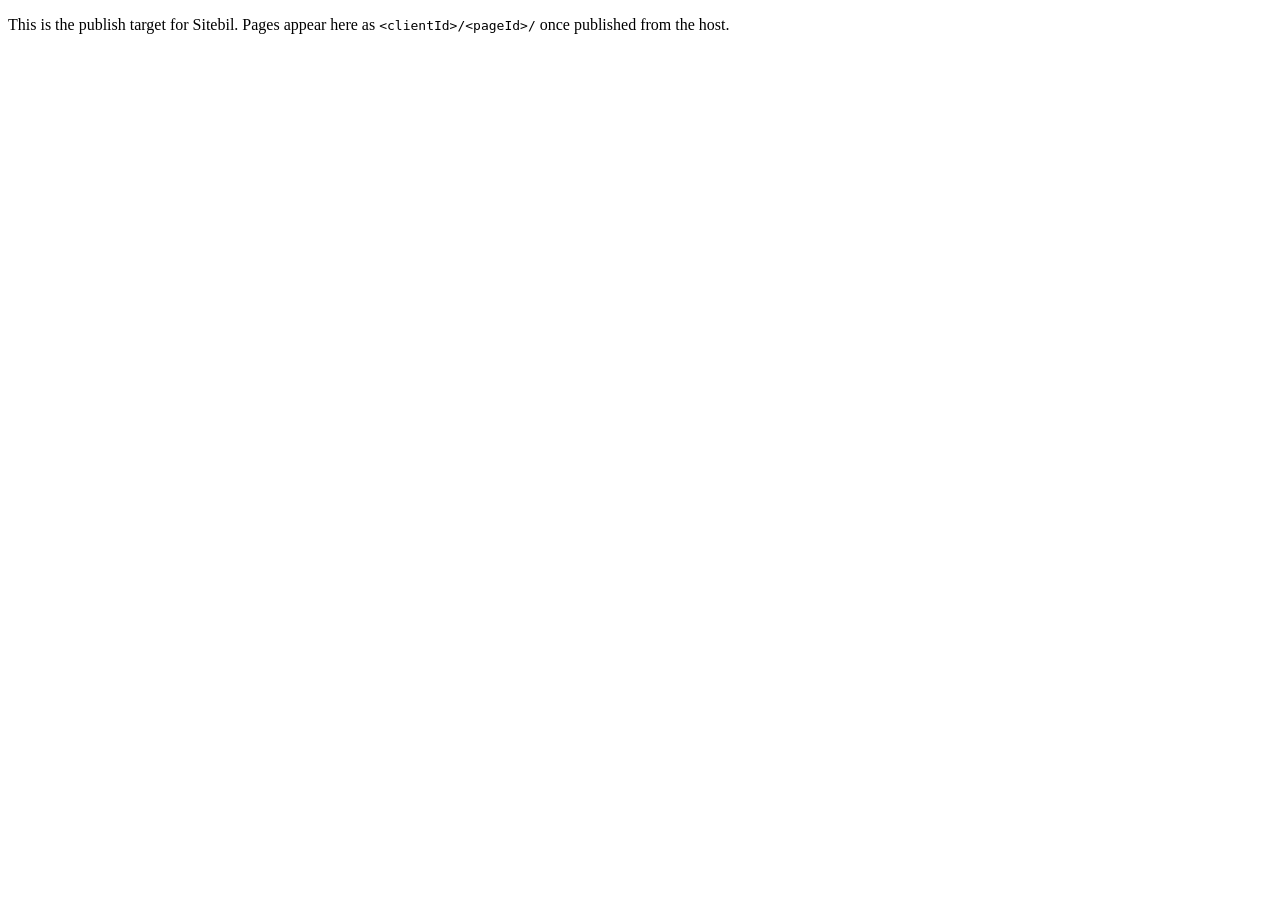
<file: index.html>
<!doctype html>
<html lang="en">
<head><meta charset="utf-8"><title>Sitebil — live pages</title></head>
<body>
<p>This is the publish target for Sitebil. Pages appear here as
<code>&lt;clientId&gt;/&lt;pageId&gt;/</code> once published from the host.</p>
</body>
</html>
</file>
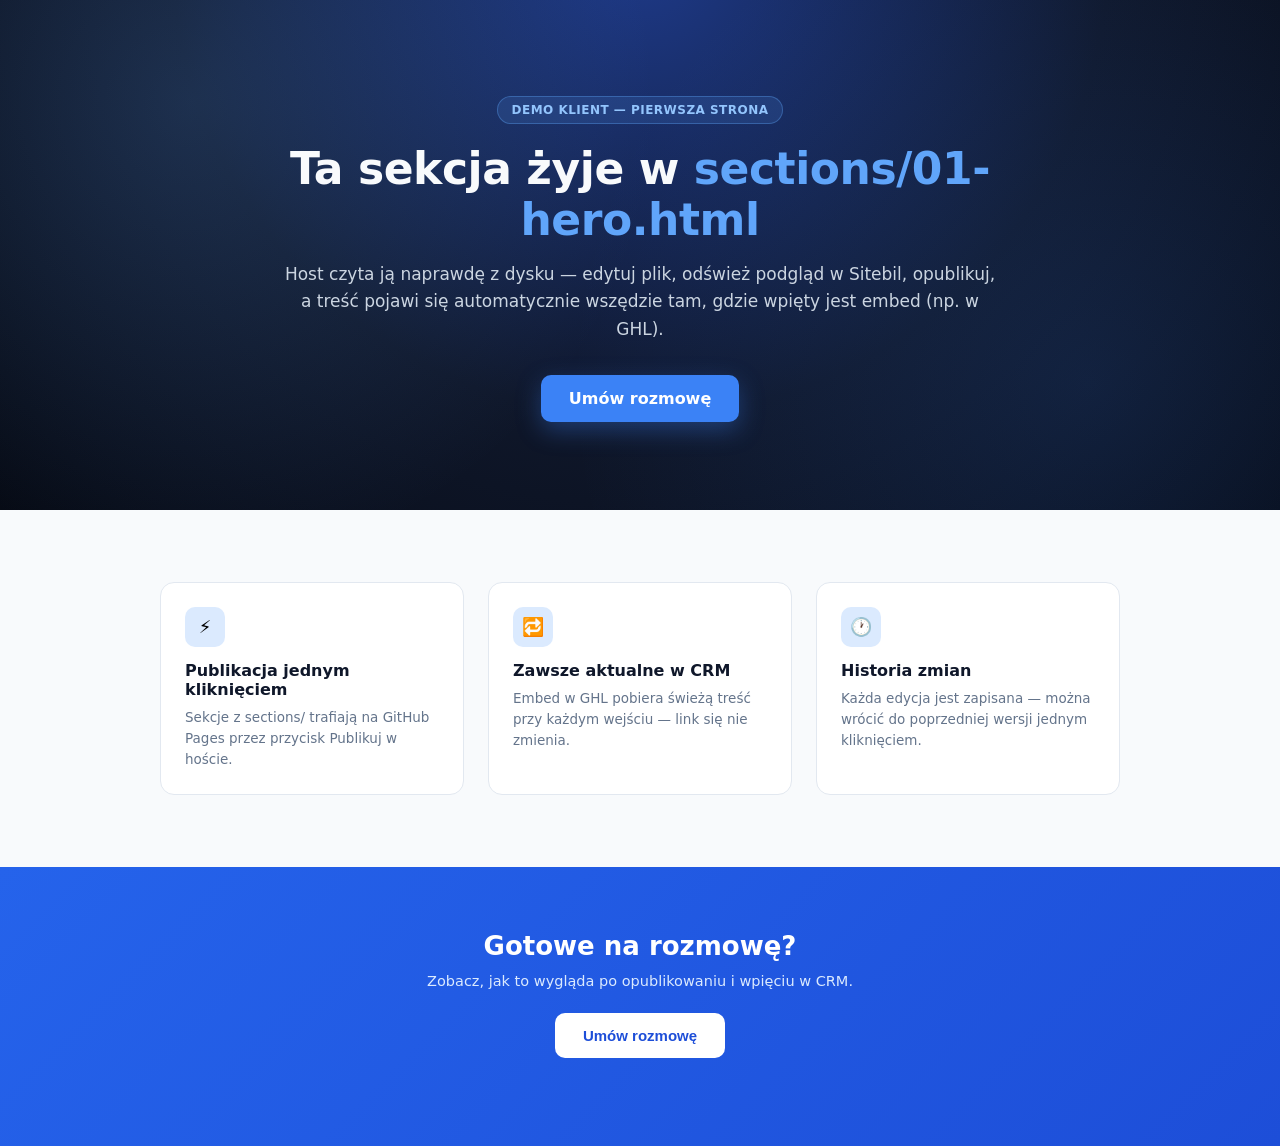
<file: demo-klient/pierwsza-strona/index.html>
<!doctype html>
<html lang="pl">
<head>
<meta charset="utf-8">
<meta name="viewport" content="width=device-width, initial-scale=1">
<title>Pierwsza strona (demo)</title>
<style>*{box-sizing:border-box}body{margin:0}</style>
</head>
<body>
<section style="position:relative;overflow:hidden;padding:96px 24px 88px;text-align:center;background:radial-gradient(circle at 50% -10%, #1e3a8a 0%, #0f172a 55%, #060a14 100%);color:#f8fafc;font-family:Inter,system-ui,sans-serif;">
  <div style="position:absolute;inset:0;background:radial-gradient(circle at 15% 20%, rgba(96,165,250,0.18), transparent 40%), radial-gradient(circle at 85% 75%, rgba(59,130,246,0.14), transparent 45%);pointer-events:none;"></div>
  <div style="position:relative;max-width:720px;margin:0 auto;">
    <span style="display:inline-block;padding:6px 14px;border-radius:999px;background:rgba(96,165,250,0.14);border:1px solid rgba(96,165,250,0.35);color:#93c5fd;font-size:12px;font-weight:700;letter-spacing:0.04em;text-transform:uppercase;margin-bottom:20px;">Demo klient — pierwsza strona</span>
    <h1 style="font-size:44px;line-height:1.15;margin:0 0 16px;font-weight:800;letter-spacing:-0.01em;">Ta sekcja żyje w <span style="color:#60a5fa;">sections/01-hero.html</span></h1>
    <p style="font-size:17px;line-height:1.6;color:#cbd5e1;margin:0 0 32px;">Host czyta ją naprawdę z dysku — edytuj plik, odśwież podgląd w Sitebil, opublikuj, a treść pojawi się automatycznie wszędzie tam, gdzie wpięty jest embed (np. w GHL).</p>
    <a href="#" style="display:inline-block;padding:14px 28px;border-radius:10px;background:#3b82f6;color:#fff;font-weight:700;text-decoration:none;box-shadow:0 8px 24px rgba(59,130,246,0.35);">Umów rozmowę</a>
  </div>
</section>

<section style="padding:72px 24px;background:#f8fafc;font-family:Inter,system-ui,sans-serif;">
  <div style="max-width:960px;margin:0 auto;display:grid;grid-template-columns:repeat(3,1fr);gap:24px;">
    <div style="padding:24px;border-radius:14px;background:#fff;border:1px solid #e2e8f0;">
      <div style="width:40px;height:40px;border-radius:10px;background:#dbeafe;display:flex;align-items:center;justify-content:center;font-size:18px;margin-bottom:14px;">⚡</div>
      <h3 style="margin:0 0 8px;font-size:16px;color:#0f172a;">Publikacja jednym kliknięciem</h3>
      <p style="margin:0;font-size:13.5px;line-height:1.55;color:#64748b;">Sekcje z sections/ trafiają na GitHub Pages przez przycisk Publikuj w hoście.</p>
    </div>
    <div style="padding:24px;border-radius:14px;background:#fff;border:1px solid #e2e8f0;">
      <div style="width:40px;height:40px;border-radius:10px;background:#dbeafe;display:flex;align-items:center;justify-content:center;font-size:18px;margin-bottom:14px;">🔁</div>
      <h3 style="margin:0 0 8px;font-size:16px;color:#0f172a;">Zawsze aktualne w CRM</h3>
      <p style="margin:0;font-size:13.5px;line-height:1.55;color:#64748b;">Embed w GHL pobiera świeżą treść przy każdym wejściu — link się nie zmienia.</p>
    </div>
    <div style="padding:24px;border-radius:14px;background:#fff;border:1px solid #e2e8f0;">
      <div style="width:40px;height:40px;border-radius:10px;background:#dbeafe;display:flex;align-items:center;justify-content:center;font-size:18px;margin-bottom:14px;">🕐</div>
      <h3 style="margin:0 0 8px;font-size:16px;color:#0f172a;">Historia zmian</h3>
      <p style="margin:0;font-size:13.5px;line-height:1.55;color:#64748b;">Każda edycja jest zapisana — można wrócić do poprzedniej wersji jednym kliknięciem.</p>
    </div>
  </div>
</section>

<section style="padding:64px 24px 88px;text-align:center;background:linear-gradient(135deg,#2563eb,#1d4ed8);font-family:Inter,system-ui,sans-serif;">
  <h2 style="margin:0 0 12px;font-size:26px;color:#fff;font-weight:800;">Gotowe na rozmowę?</h2>
  <p style="margin:0 0 24px;font-size:14.5px;color:#dbeafe;">Zobacz, jak to wygląda po opublikowaniu i wpięciu w CRM.</p>
  <button style="padding:14px 28px;border:none;border-radius:10px;background:#fff;color:#1d4ed8;font-weight:700;font-size:15px;cursor:pointer;">Umów rozmowę</button>
</section>

</body>
</html>
</file>
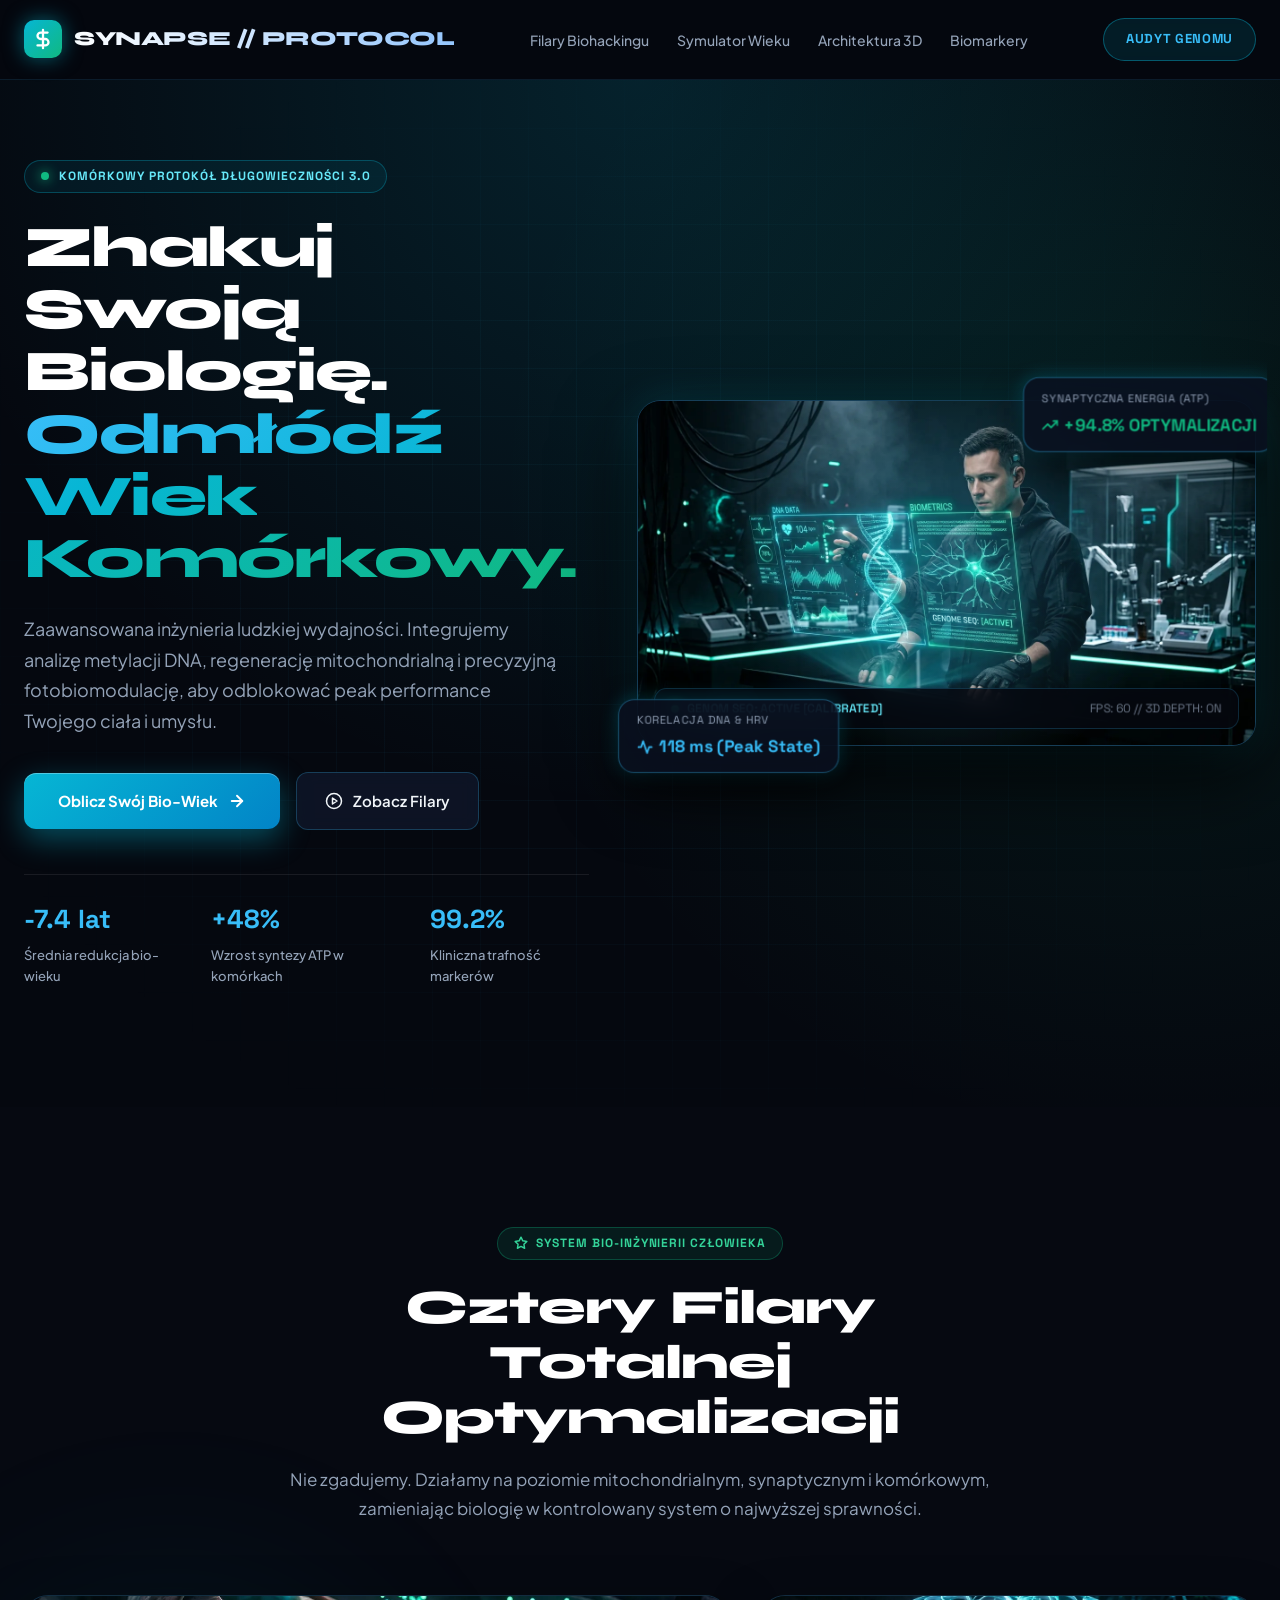
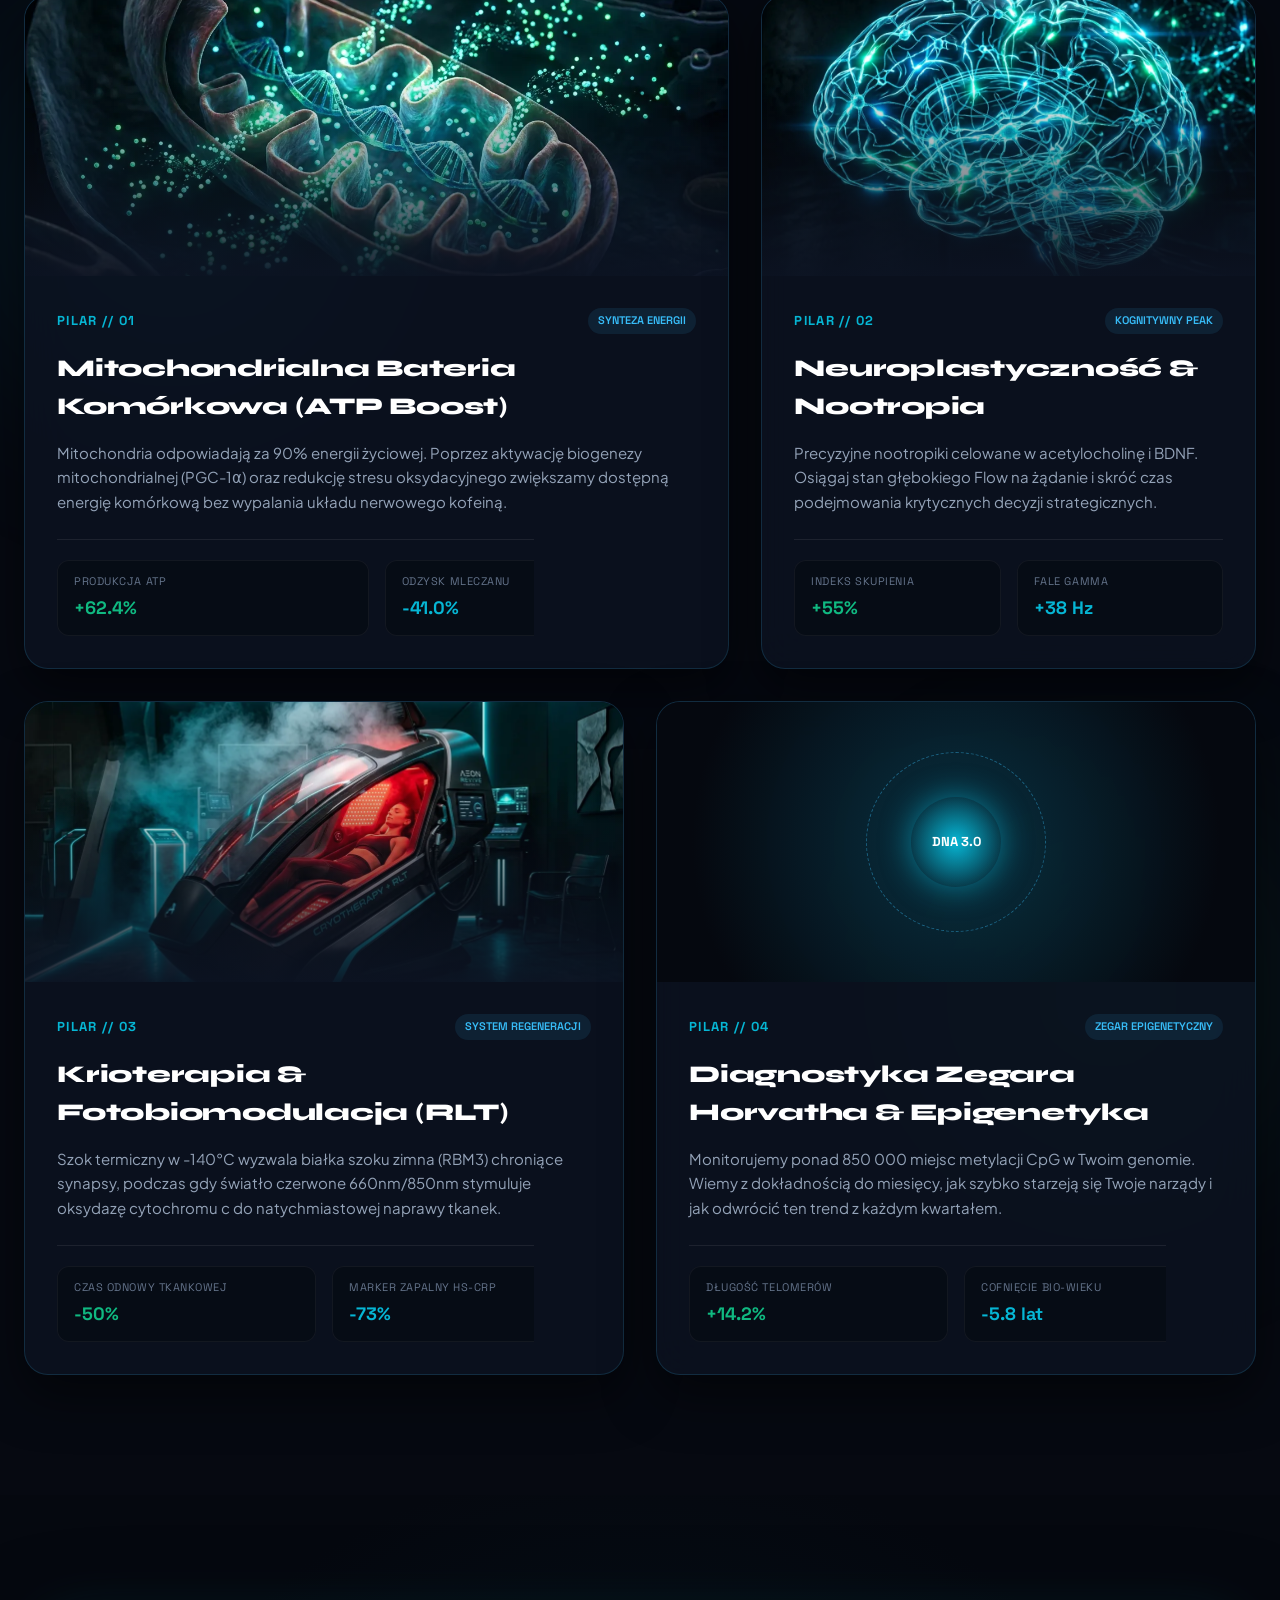
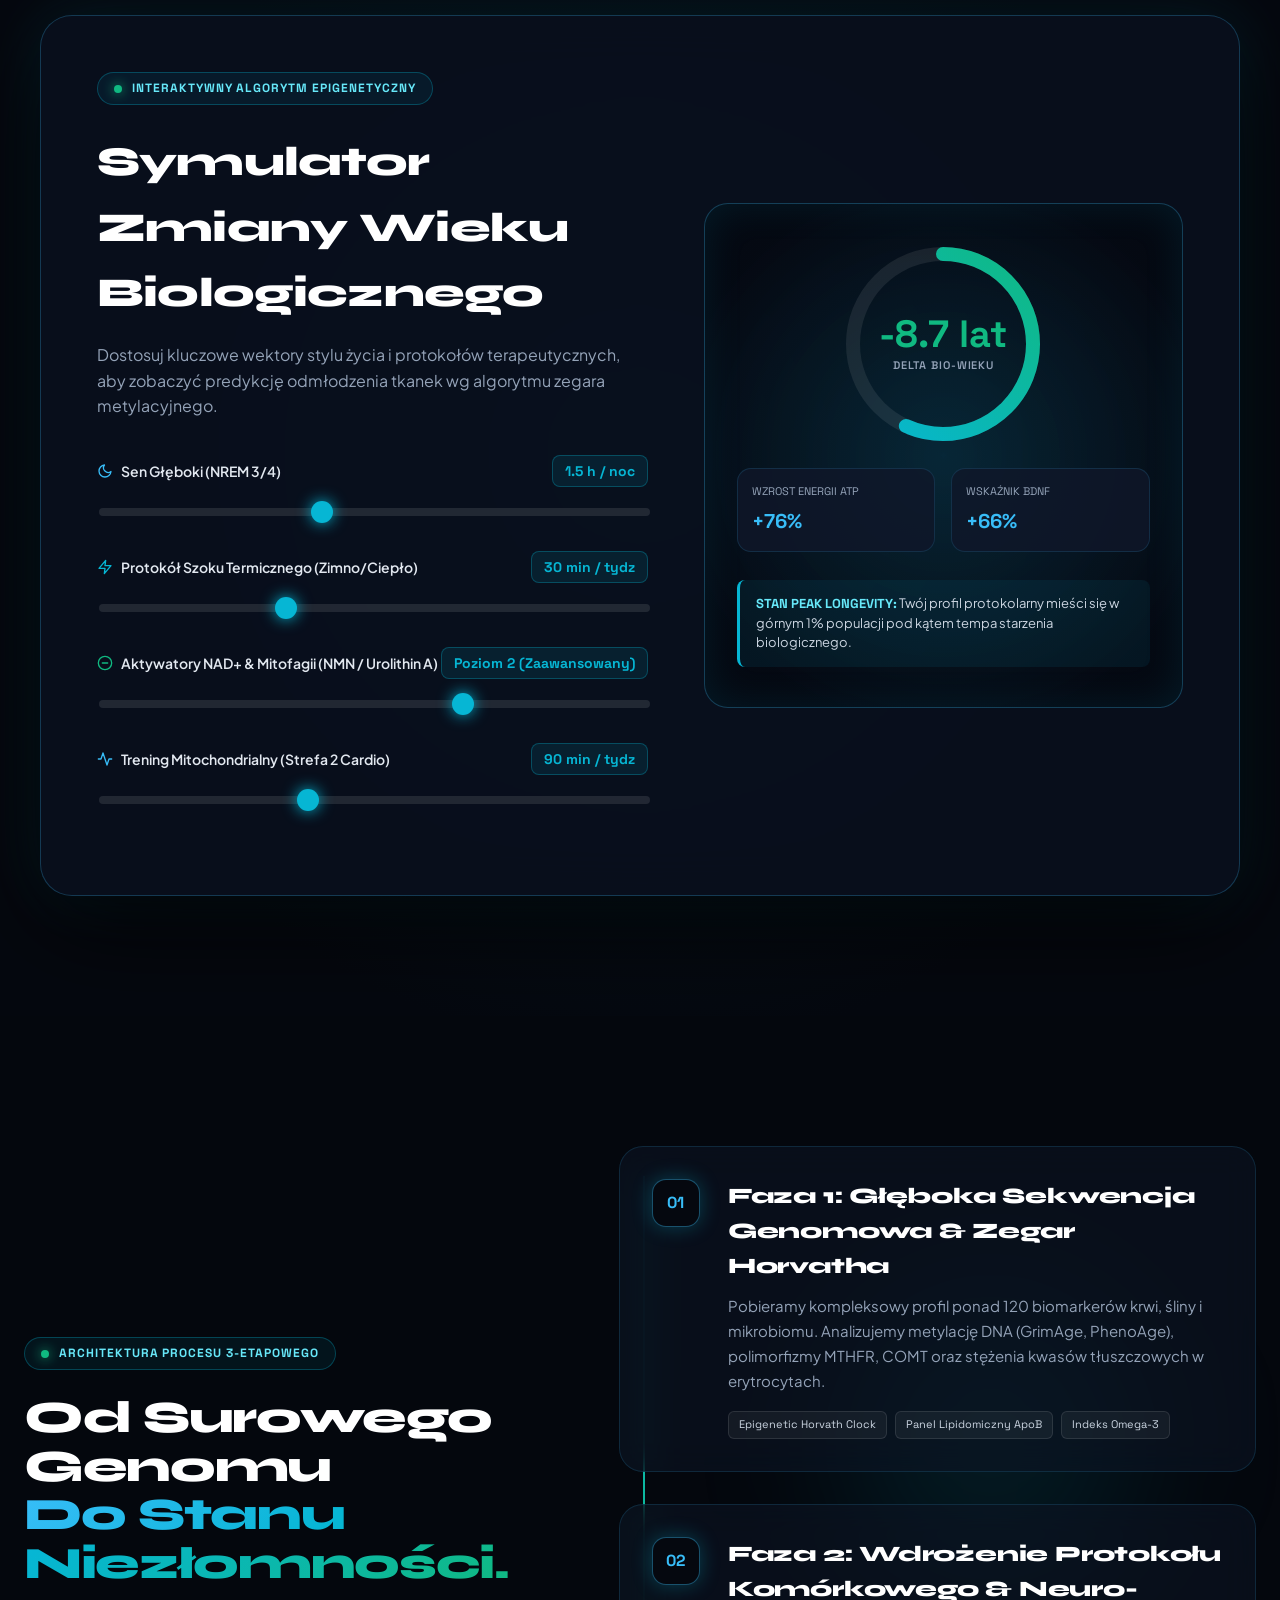
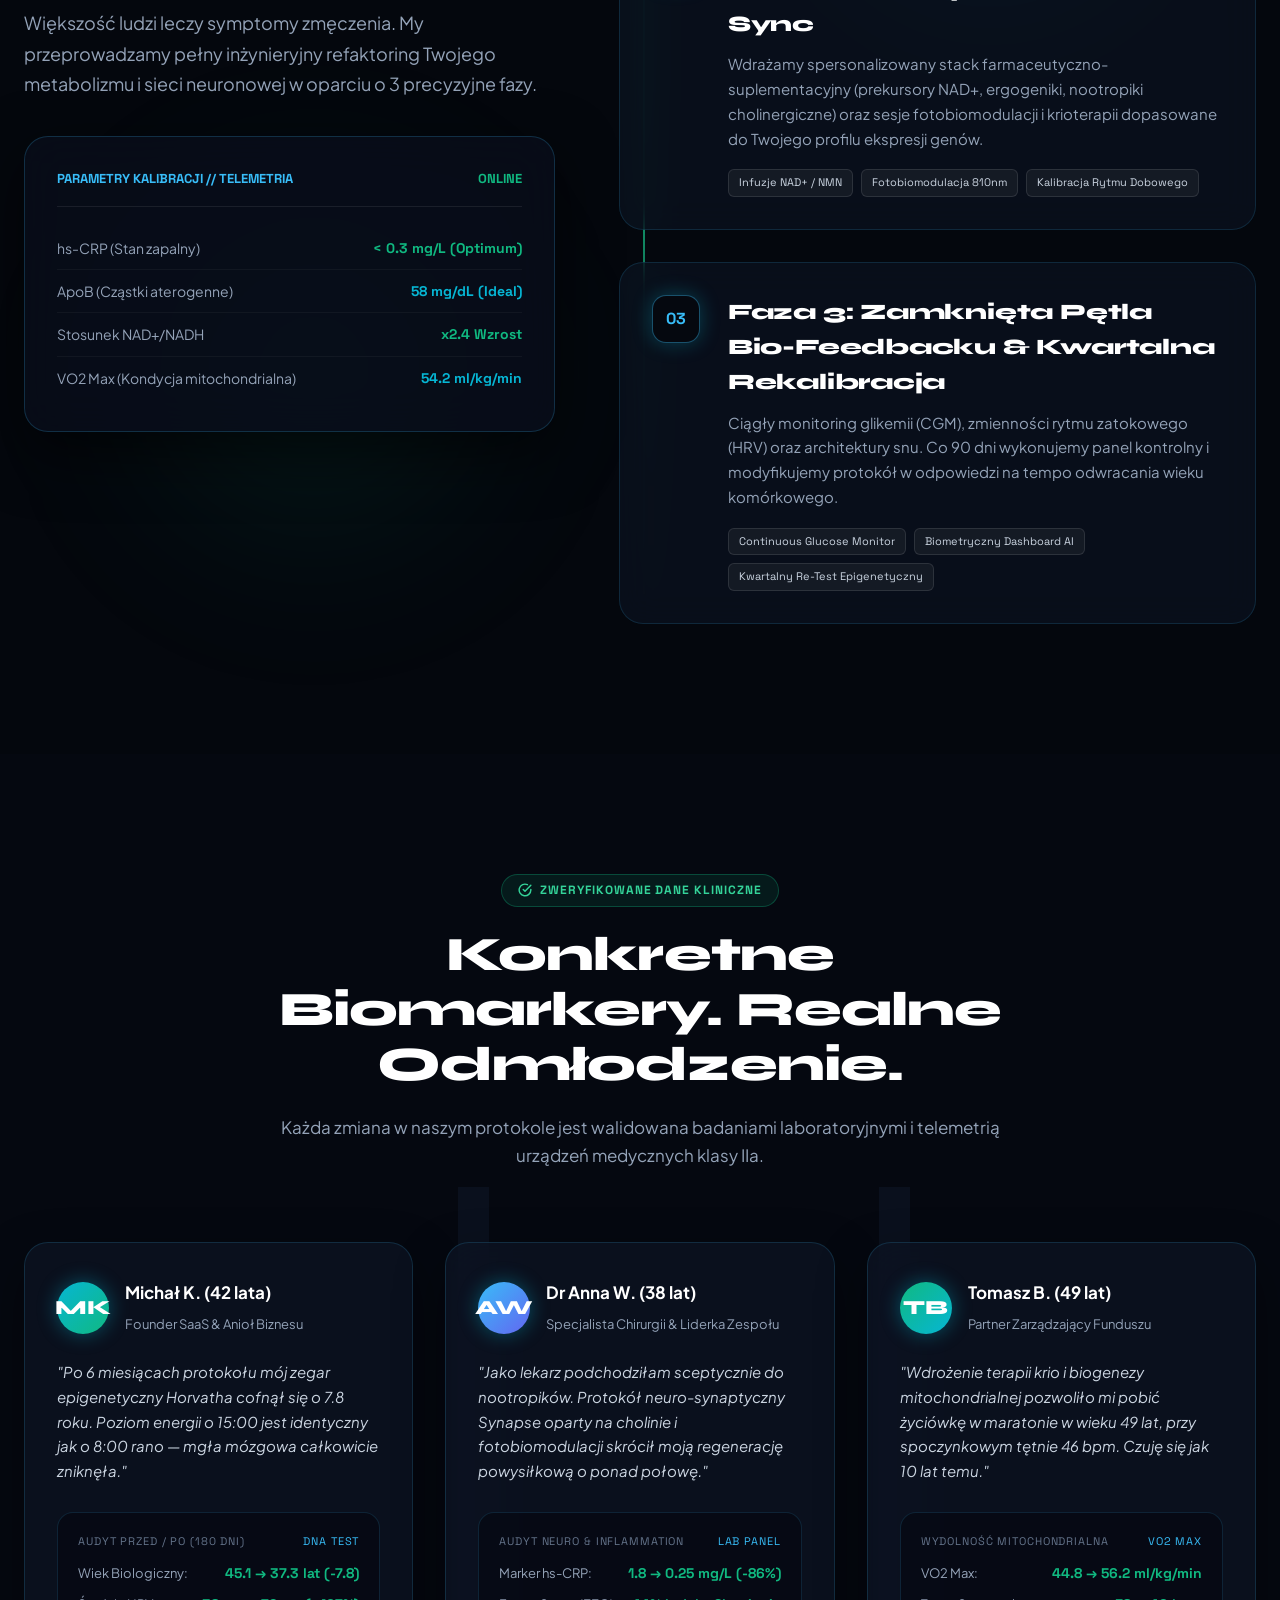
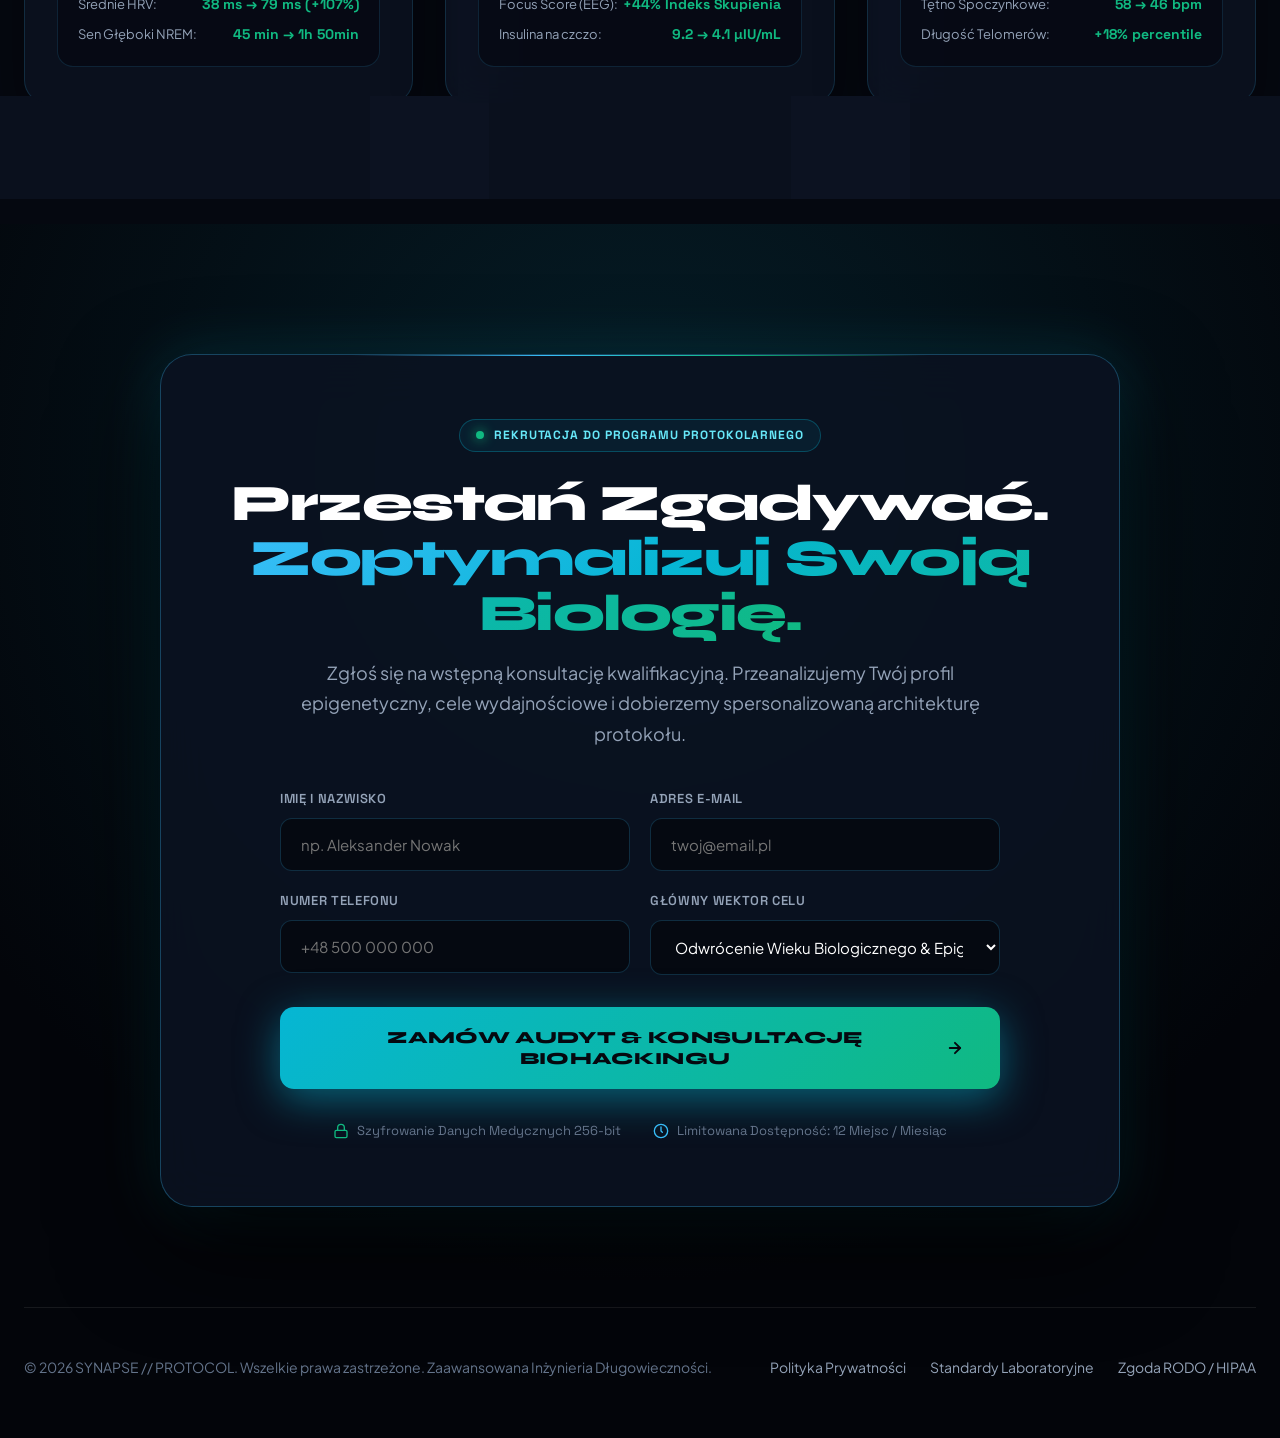
<file: testy-moje/1/index.html>
<!doctype html>
<html lang="pl">
<head>
<meta charset="utf-8">
<meta name="viewport" content="width=device-width, initial-scale=1">
<title>1</title>
<style>*{box-sizing:border-box}body{margin:0}</style>
</head>
<body>
<link rel="preconnect" href="https://fonts.googleapis.com">
<link rel="preconnect" href="https://fonts.gstatic.com" crossorigin>
<link href="https://fonts.googleapis.com/css2?family=Plus+Jakarta+Sans:wght@300;400;500;600;700;800&family=Space+Grotesk:wght@500;600;700&family=Syne:wght@700;800&display=swap" rel="stylesheet">

<style>
  :root {
    --bio-bg: #05080f;
    --bio-bg-card: rgba(13, 20, 36, 0.7);
    --bio-border: rgba(56, 189, 248, 0.18);
    --bio-border-hover: rgba(56, 189, 248, 0.5);
    --bio-cyan: #06b6d4;
    --bio-emerald: #10b981;
    --bio-neon-blue: #38bdf8;
    --bio-text: #f1f5f9;
    --bio-muted: #94a3b8;
    --bio-glow-cyan: 0 0 35px rgba(6, 182, 212, 0.35);
    --bio-glow-emerald: 0 0 35px rgba(16, 185, 129, 0.35);
    --bio-font-sans: 'Plus Jakarta Sans', system-ui, -apple-system, sans-serif;
    --bio-font-heading: 'Syne', sans-serif;
    --bio-font-mono: 'Space Grotesk', monospace, sans-serif;
  }

  body {
    background-color: var(--bio-bg);
    color: var(--bio-text);
    font-family: var(--bio-font-sans);
    overflow-x: hidden;
    line-height: 1.6;
    -webkit-font-smoothing: antialiased;
  }

  .bio-nav {
    position: sticky;
    top: 0;
    z-index: 100;
    backdrop-filter: blur(16px);
    -webkit-backdrop-filter: blur(16px);
    background: rgba(5, 8, 15, 0.85);
    border-bottom: 1px solid rgba(56, 189, 248, 0.12);
    padding: 18px 24px;
  }
  .bio-nav-inner {
    max-width: 1280px;
    margin: 0 auto;
    display: flex;
    align-items: center;
    justify-content: space-between;
  }
  .bio-brand {
    display: flex;
    align-items: center;
    gap: 12px;
    text-decoration: none;
    color: #fff;
  }
  .bio-logo-icon {
    width: 38px;
    height: 38px;
    border-radius: 10px;
    background: linear-gradient(135deg, #06b6d4, #10b981);
    display: flex;
    align-items: center;
    justify-content: center;
    box-shadow: 0 0 20px rgba(6, 182, 212, 0.5);
    position: relative;
  }
  .bio-brand-text {
    font-family: var(--bio-font-heading);
    font-size: 20px;
    font-weight: 800;
    letter-spacing: -0.02em;
    background: linear-gradient(120deg, #ffffff, #93c5fd);
    -webkit-background-clip: text;
    -webkit-text-fill-color: transparent;
  }
  .bio-nav-links {
    display: flex;
    align-items: center;
    gap: 28px;
    list-style: none;
    margin: 0;
    padding: 0;
  }
  .bio-nav-link {
    color: var(--bio-muted);
    text-decoration: none;
    font-size: 14px;
    font-weight: 500;
    transition: color 0.2s, text-shadow 0.2s;
  }
  .bio-nav-link:hover {
    color: var(--bio-cyan);
    text-shadow: 0 0 12px rgba(6, 182, 212, 0.6);
  }
  .bio-nav-btn {
    padding: 10px 22px;
    background: rgba(6, 182, 212, 0.12);
    border: 1px solid rgba(6, 182, 212, 0.4);
    border-radius: 999px;
    color: #38bdf8;
    text-decoration: none;
    font-size: 13px;
    font-weight: 700;
    font-family: var(--bio-font-mono);
    letter-spacing: 0.05em;
    transition: all 0.25s cubic-bezier(0.16, 1, 0.3, 1);
  }
  .bio-nav-btn:hover {
    background: #06b6d4;
    color: #05080f;
    box-shadow: 0 0 25px rgba(6, 182, 212, 0.6);
    transform: translateY(-1px);
  }

  /* HERO SECTION */
  .bio-hero-section {
    position: relative;
    padding: 80px 24px 120px;
    overflow: hidden;
    min-height: 90vh;
    display: flex;
    align-items: center;
    background: radial-gradient(circle at 50% 0%, rgba(6, 182, 212, 0.15) 0%, transparent 60%),
                radial-gradient(circle at 90% 40%, rgba(16, 185, 129, 0.1) 0%, transparent 50%),
                #05080f;
  }

  .bio-hero-bg-grid {
    position: absolute;
    inset: 0;
    background-image: 
      linear-gradient(rgba(56, 189, 248, 0.04) 1px, transparent 1px),
      linear-gradient(90deg, rgba(56, 189, 248, 0.04) 1px, transparent 1px);
    background-size: 48px 48px;
    pointer-events: none;
    mask-image: radial-gradient(ellipse at center, black 40%, transparent 80%);
    -webkit-mask-image: radial-gradient(ellipse at center, black 40%, transparent 80%);
  }

  .bio-hero-container {
    max-width: 1280px;
    margin: 0 auto;
    display: grid;
    grid-template-columns: 1.05fr 1.15fr;
    gap: 48px;
    align-items: center;
    position: relative;
    z-index: 2;
    width: 100%;
  }

  .bio-badge-row {
    display: inline-flex;
    align-items: center;
    gap: 10px;
    padding: 6px 16px;
    border-radius: 999px;
    background: rgba(6, 182, 212, 0.08);
    border: 1px solid rgba(6, 182, 212, 0.3);
    color: #67e8f9;
    font-size: 12px;
    font-family: var(--bio-font-mono);
    font-weight: 700;
    letter-spacing: 0.08em;
    text-transform: uppercase;
    margin-bottom: 24px;
  }
  .bio-pulse-dot {
    width: 8px;
    height: 8px;
    border-radius: 50%;
    background: #10b981;
    box-shadow: 0 0 12px #10b981;
    animation: bioPulse 2s infinite ease-in-out;
  }
  @keyframes bioPulse {
    0%, 100% { transform: scale(1); opacity: 1; }
    50% { transform: scale(1.4); opacity: 0.6; }
  }

  .bio-hero-title {
    font-family: var(--bio-font-heading);
    font-size: clamp(38px, 4.5vw, 62px);
    line-height: 1.08;
    font-weight: 800;
    letter-spacing: -0.03em;
    margin: 0 0 24px;
    color: #ffffff;
  }
  .bio-gradient-text {
    background: linear-gradient(135deg, #38bdf8 0%, #06b6d4 40%, #10b981 100%);
    -webkit-background-clip: text;
    -webkit-text-fill-color: transparent;
  }

  .bio-hero-desc {
    font-size: 18px;
    line-height: 1.7;
    color: #94a3b8;
    margin: 0 0 36px;
    max-width: 540px;
  }

  .bio-hero-actions {
    display: flex;
    flex-wrap: wrap;
    gap: 16px;
    align-items: center;
    margin-bottom: 44px;
  }

  .bio-btn-primary {
    display: inline-flex;
    align-items: center;
    gap: 10px;
    padding: 16px 34px;
    border-radius: 12px;
    background: linear-gradient(135deg, #06b6d4, #0284c7);
    color: #ffffff;
    font-weight: 700;
    font-size: 15px;
    text-decoration: none;
    box-shadow: 0 10px 30px rgba(6, 182, 212, 0.4), inset 0 1px 0 rgba(255, 255, 255, 0.3);
    transition: all 0.3s cubic-bezier(0.16, 1, 0.3, 1);
    position: relative;
    overflow: hidden;
  }
  .bio-btn-primary:hover {
    transform: translateY(-3px) scale(1.02);
    box-shadow: 0 16px 40px rgba(6, 182, 212, 0.6);
  }

  .bio-btn-secondary {
    display: inline-flex;
    align-items: center;
    gap: 10px;
    padding: 16px 28px;
    border-radius: 12px;
    background: rgba(15, 23, 42, 0.8);
    border: 1px solid rgba(56, 189, 248, 0.25);
    color: #f1f5f9;
    font-weight: 600;
    font-size: 15px;
    text-decoration: none;
    backdrop-filter: blur(10px);
    transition: all 0.3s ease;
  }
  .bio-btn-secondary:hover {
    background: rgba(30, 41, 59, 0.9);
    border-color: var(--bio-cyan);
    color: #38bdf8;
    transform: translateY(-2px);
  }

  /* Telemetry mini-row */
  .bio-hero-metrics {
    display: flex;
    gap: 32px;
    padding-top: 24px;
    border-top: 1px solid rgba(255, 255, 255, 0.08);
  }
  .bio-metric-item h4 {
    margin: 0;
    font-family: var(--bio-font-mono);
    font-size: 26px;
    font-weight: 700;
    color: #38bdf8;
  }
  .bio-metric-item p {
    margin: 4px 0 0;
    font-size: 13px;
    color: var(--bio-muted);
    font-weight: 500;
  }

  /* 3D PARALLAX CARD WRAPPER */
  .bio-3d-stage {
    perspective: 1200px;
    position: relative;
    width: 100%;
    display: flex;
    justify-content: center;
  }

  .bio-3d-card {
    position: relative;
    width: 100%;
    max-width: 620px;
    border-radius: 24px;
    background: rgba(13, 20, 36, 0.85);
    border: 1px solid rgba(56, 189, 248, 0.25);
    box-shadow: 0 30px 80px rgba(0, 0, 0, 0.8), 0 0 40px rgba(6, 182, 212, 0.2);
    transform-style: preserve-3d;
    transition: transform 0.15s ease-out, box-shadow 0.3s ease;
    cursor: grab;
    overflow: visible;
  }

  .bio-3d-image-wrap {
    position: relative;
    border-radius: 22px;
    overflow: hidden;
    line-height: 0;
    background: #000;
  }

  .bio-3d-image-wrap img {
    width: 100%;
    height: auto;
    display: block;
    object-fit: cover;
    transition: transform 0.5s ease;
  }

  /* Dynamic holographic reflection overlay */
  .bio-glare {
    position: absolute;
    inset: 0;
    background: radial-gradient(circle at var(--mouse-x, 50%) var(--mouse-y, 50%), rgba(56, 189, 248, 0.35) 0%, transparent 60%);
    pointer-events: none;
    mix-blend-mode: screen;
    border-radius: 22px;
    z-index: 5;
    opacity: 0.85;
    transition: opacity 0.3s ease;
  }

  /* Floating 3D HUD Badges */
  .bio-float-badge {
    position: absolute;
    z-index: 10;
    padding: 12px 18px;
    background: rgba(10, 17, 32, 0.85);
    backdrop-filter: blur(16px);
    -webkit-backdrop-filter: blur(16px);
    border: 1px solid rgba(56, 189, 248, 0.4);
    border-radius: 16px;
    box-shadow: 0 20px 40px rgba(0, 0, 0, 0.6), 0 0 20px rgba(6, 182, 212, 0.3);
    transform-style: preserve-3d;
    pointer-events: none;
    transition: transform 0.2s cubic-bezier(0.16, 1, 0.3, 1);
  }

  .bio-badge-top-right {
    top: -24px;
    right: -20px;
    transform: translateZ(50px);
    animation: floatHud1 4s infinite ease-in-out;
  }

  .bio-badge-bottom-left {
    bottom: -28px;
    left: -20px;
    transform: translateZ(60px);
    animation: floatHud2 4.5s infinite ease-in-out;
  }

  @keyframes floatHud1 {
    0%, 100% { transform: translateZ(50px) translateY(0); }
    50% { transform: translateZ(50px) translateY(-8px); }
  }
  @keyframes floatHud2 {
    0%, 100% { transform: translateZ(60px) translateY(0); }
    50% { transform: translateZ(60px) translateY(8px); }
  }

  .bio-badge-label {
    font-size: 11px;
    font-family: var(--bio-font-mono);
    text-transform: uppercase;
    letter-spacing: 0.06em;
    color: var(--bio-muted);
    margin-bottom: 4px;
  }
  .bio-badge-val {
    font-size: 17px;
    font-weight: 700;
    font-family: var(--bio-font-mono);
    color: #10b981;
    display: flex;
    align-items: center;
    gap: 6px;
  }
  .bio-badge-val.cyan {
    color: #38bdf8;
  }

  /* Scanline subtle HUD bar */
  .bio-hud-scanline {
    position: absolute;
    bottom: 16px;
    left: 16px;
    right: 16px;
    padding: 10px 16px;
    background: rgba(5, 8, 15, 0.8);
    backdrop-filter: blur(10px);
    border-radius: 12px;
    border: 1px solid rgba(56, 189, 248, 0.2);
    display: flex;
    justify-content: space-between;
    align-items: center;
    font-family: var(--bio-font-mono);
    font-size: 12px;
    color: #94a3b8;
    z-index: 6;
    transform: translateZ(30px);
  }
  .bio-status-active {
    display: flex;
    align-items: center;
    gap: 8px;
    color: #67e8f9;
    font-weight: 600;
  }

  @media (max-width: 960px) {
    .bio-hero-container {
      grid-template-columns: 1fr;
      text-align: center;
      gap: 56px;
    }
    .bio-hero-desc {
      margin-left: auto;
      margin-right: auto;
    }
    .bio-hero-actions {
      justify-content: center;
    }
    .bio-hero-metrics {
      justify-content: center;
    }
    .bio-badge-top-right {
      right: 0px;
      top: -16px;
    }
    .bio-badge-bottom-left {
      left: 0px;
      bottom: -16px;
    }
    .bio-nav-links {
      display: none;
    }
  }
</style>

<nav class="bio-nav">
  <div class="bio-nav-inner">
    <a href="#hero" class="bio-brand">
      <div class="bio-logo-icon">
        <svg width="22" height="22" viewBox="0 0 24 24" fill="none" stroke="#ffffff" stroke-width="2.5" stroke-linecap="round" stroke-linejoin="round">
          <path d="M12 2v20M17 5H9.5a3.5 3.5 0 0 0 0 7h5a3.5 3.5 0 0 1 0 7H6"></path>
        </svg>
      </div>
      <span class="bio-brand-text">SYNAPSE // PROTOCOL</span>
    </a>
    <ul class="bio-nav-links">
      <li><a href="#filary" class="bio-nav-link">Filary Biohackingu</a></li>
      <li><a href="#symulator" class="bio-nav-link">Symulator Wieku</a></li>
      <li><a href="#technologia" class="bio-nav-link">Architektura 3D</a></li>
      <li><a href="#wyniki" class="bio-nav-link">Biomarkery</a></li>
    </ul>
    <a href="#kontakt" class="bio-nav-btn">AUDYT GENOMU</a>
  </div>
</nav>

<section id="hero" class="bio-hero-section">
  <div class="bio-hero-bg-grid"></div>

  <div class="bio-hero-container">
    <!-- Left Column: Copy & Value Proposition -->
    <div class="bio-hero-content">
      <div class="bio-badge-row">
        <span class="bio-pulse-dot"></span>
        <span>KOMÓRKOWY PROTOKÓŁ DŁUGOWIECZNOŚCI 3.0</span>
      </div>

      <h1 class="bio-hero-title">
        Zhakuj Swoją Biologię. <br>
        <span class="bio-gradient-text">Odmłódź Wiek Komórkowy.</span>
      </h1>

      <p class="bio-hero-desc">
        Zaawansowana inżynieria ludzkiej wydajności. Integrujemy analizę metylacji DNA, regenerację mitochondrialną i precyzyjną fotobiomodulację, aby odblokować peak performance Twojego ciała i umysłu.
      </p>

      <div class="bio-hero-actions">
        <a href="#symulator" class="bio-btn-primary">
          <span>Oblicz Swój Bio-Wiek</span>
          <svg width="18" height="18" viewBox="0 0 24 24" fill="none" stroke="currentColor" stroke-width="2.5" stroke-linecap="round" stroke-linejoin="round">
            <line x1="5" y1="12" x2="19" y2="12"></line>
            <polyline points="12 5 19 12 12 19"></polyline>
          </svg>
        </a>
        <a href="#filary" class="bio-btn-secondary">
          <svg width="18" height="18" viewBox="0 0 24 24" fill="none" stroke="currentColor" stroke-width="2" stroke-linecap="round" stroke-linejoin="round">
            <circle cx="12" cy="12" r="10"></circle>
            <polygon points="10 8 16 12 10 16 10 8"></polygon>
          </svg>
          <span>Zobacz Filary</span>
        </a>
      </div>

      <div class="bio-hero-metrics">
        <div class="bio-metric-item">
          <h4>-7.4 lat</h4>
          <p>Średnia redukcja bio-wieku</p>
        </div>
        <div class="bio-metric-item">
          <h4>+48%</h4>
          <p>Wzrost syntezy ATP w komórkach</p>
        </div>
        <div class="bio-metric-item">
          <h4>99.2%</h4>
          <p>Kliniczna trafność markerów</p>
        </div>
      </div>
    </div>

    <!-- Right Column: Interactive 3D Parallax Tilt Card -->
    <div class="bio-3d-stage">
      <div class="bio-3d-card" id="heroCard3D">
        <div class="bio-glare" id="heroGlare"></div>
        
        <div class="bio-3d-image-wrap">
          <img src="assets/hero-biometria.webp" alt="Biohacker analizujący dane biometryczne w laboratorium" width="1376" height="768" loading="eager">
        </div>

        <!-- Top Right Floating 3D Badge -->
        <div class="bio-float-badge bio-badge-top-right">
          <div class="bio-badge-label">SYNAPTYCZNA ENERGIA (ATP)</div>
          <div class="bio-badge-val">
            <svg width="16" height="16" viewBox="0 0 24 24" fill="none" stroke="#10b981" stroke-width="2.5" stroke-linecap="round" stroke-linejoin="round">
              <polyline points="23 6 13.5 15.5 8.5 10.5 1 18"></polyline>
              <polyline points="17 6 23 6 23 12"></polyline>
            </svg>
            +94.8% OPTYMALIZACJI
          </div>
        </div>

        <!-- Bottom Left Floating 3D Badge -->
        <div class="bio-float-badge bio-badge-bottom-left">
          <div class="bio-badge-label">KORELACJA DNA & HRV</div>
          <div class="bio-badge-val cyan">
            <svg width="16" height="16" viewBox="0 0 24 24" fill="none" stroke="#38bdf8" stroke-width="2.5" stroke-linecap="round" stroke-linejoin="round">
              <path d="M22 12h-4l-3 9L9 3l-3 9H2"></path>
            </svg>
            118 ms (Peak State)
          </div>
        </div>

        <!-- Bottom HUD telemetry scanline -->
        <div class="bio-hud-scanline">
          <div class="bio-status-active">
            <span class="bio-pulse-dot"></span>
            <span>GENOM SEQ: ACTIVE [CALIBRATED]</span>
          </div>
          <span style="opacity: 0.7;">FPS: 60 // 3D DEPTH: ON</span>
        </div>
      </div>
    </div>
  </div>
</section>

<script>
  (function() {
    const card = document.getElementById('heroCard3D');
    const glare = document.getElementById('heroGlare');
    if (!card) return;

    let bounds;
    function updateBounds() {
      bounds = card.getBoundingClientRect();
    }
    updateBounds();
    window.addEventListener('resize', updateBounds);
    window.addEventListener('scroll', updateBounds, { passive: true });

    function handleMouseMove(e) {
      if (!bounds) updateBounds();
      const mouseX = e.clientX;
      const mouseY = e.clientY;
      const leftX = mouseX - bounds.x;
      const topY = mouseY - bounds.y;
      
      const center = {
        x: leftX - bounds.width / 2,
        y: topY - bounds.height / 2
      };
      
      const distance = Math.sqrt(center.x ** 2 + center.y ** 2);
      
      // Calculate rotation angles (max 18deg for dynamic 3D feel)
      const rotateX = (-center.y / (bounds.height / 2)) * 14;
      const rotateY = (center.x / (bounds.width / 2)) * 14;

      card.style.transform = `perspective(1000px) rotateX(${rotateX.toFixed(2)}deg) rotateY(${rotateY.toFixed(2)}deg) scale3d(1.03, 1.03, 1.03)`;
      
      // Update light glare position
      const glareX = (leftX / bounds.width) * 100;
      const glareY = (topY / bounds.height) * 100;
      card.style.setProperty('--mouse-x', `${glareX}%`);
      card.style.setProperty('--mouse-y', `${glareY}%`);
    }

    function handleMouseLeave() {
      card.style.transform = 'perspective(1000px) rotateX(0deg) rotateY(0deg) scale3d(1, 1, 1)';
    }

    card.addEventListener('mousemove', handleMouseMove);
    card.addEventListener('mouseleave', handleMouseLeave);
  })();
</script>

<style>
  .bio-pillars-section {
    position: relative;
    padding: 120px 24px;
    background: #060911;
    overflow: hidden;
  }

  .bio-pillars-bg-glow {
    position: absolute;
    top: 20%;
    left: -10%;
    width: 600px;
    height: 600px;
    background: radial-gradient(circle, rgba(6, 182, 212, 0.12) 0%, transparent 70%);
    filter: blur(80px);
    pointer-events: none;
  }

  .bio-pillars-bg-glow2 {
    position: absolute;
    bottom: 10%;
    right: -10%;
    width: 600px;
    height: 600px;
    background: radial-gradient(circle, rgba(16, 185, 129, 0.1) 0%, transparent 70%);
    filter: blur(80px);
    pointer-events: none;
  }

  .bio-container {
    max-width: 1280px;
    margin: 0 auto;
    position: relative;
    z-index: 2;
  }

  .bio-section-header {
    text-align: center;
    max-width: 760px;
    margin: 0 auto 72px;
  }

  .bio-section-tag {
    display: inline-flex;
    align-items: center;
    gap: 8px;
    padding: 6px 16px;
    border-radius: 999px;
    background: rgba(16, 185, 129, 0.1);
    border: 1px solid rgba(16, 185, 129, 0.3);
    color: #34d399;
    font-size: 12px;
    font-family: var(--bio-font-mono, 'Space Grotesk', monospace);
    font-weight: 700;
    letter-spacing: 0.08em;
    text-transform: uppercase;
    margin-bottom: 20px;
  }

  .bio-section-title {
    font-family: var(--bio-font-heading, 'Syne', sans-serif);
    font-size: clamp(32px, 3.8vw, 48px);
    line-height: 1.15;
    font-weight: 800;
    letter-spacing: -0.02em;
    color: #ffffff;
    margin: 0 0 20px;
  }

  .bio-section-subtitle {
    font-size: 17px;
    line-height: 1.7;
    color: #94a3b8;
    margin: 0;
  }

  /* BENTO GRID OF 3D PILLARS */
  .bio-pillars-grid {
    display: grid;
    grid-template-columns: repeat(12, 1fr);
    gap: 32px;
    perspective: 1200px;
  }

  .bio-pillar-card {
    position: relative;
    border-radius: 24px;
    background: rgba(12, 19, 34, 0.75);
    border: 1px solid rgba(56, 189, 248, 0.16);
    backdrop-filter: blur(20px);
    -webkit-backdrop-filter: blur(20px);
    box-shadow: 0 20px 50px rgba(0, 0, 0, 0.5);
    overflow: hidden;
    transform-style: preserve-3d;
    transition: transform 0.2s cubic-bezier(0.16, 1, 0.3, 1), border-color 0.3s ease, box-shadow 0.3s ease;
    display: flex;
    flex-direction: column;
    cursor: default;
  }

  .bio-pillar-card:hover {
    border-color: rgba(6, 182, 212, 0.6);
    box-shadow: 0 30px 70px rgba(0, 0, 0, 0.7), 0 0 40px rgba(6, 182, 212, 0.25);
  }

  /* Grid span assignments */
  .bio-pillar-col-7 { grid-column: span 7; }
  .bio-pillar-col-5 { grid-column: span 5; }
  .bio-pillar-col-6 { grid-column: span 6; }

  .bio-pillar-img-wrap {
    position: relative;
    width: 100%;
    overflow: hidden;
    background: #000;
  }

  .bio-pillar-img-wrap img {
    width: 100%;
    height: 280px;
    object-fit: cover;
    display: block;
    transition: transform 0.6s cubic-bezier(0.16, 1, 0.3, 1);
  }

  .bio-pillar-card:hover .bio-pillar-img-wrap img {
    transform: scale(1.05);
  }

  .bio-pillar-img-overlay {
    position: absolute;
    inset: 0;
    background: linear-gradient(to bottom, transparent 30%, rgba(12, 19, 34, 0.95) 100%);
    pointer-events: none;
  }

  .bio-pillar-content {
    padding: 32px;
    display: flex;
    flex-direction: column;
    flex-grow: 1;
    position: relative;
    z-index: 3;
    transform: translateZ(30px);
  }

  .bio-pillar-tag-row {
    display: flex;
    justify-content: space-between;
    align-items: center;
    margin-bottom: 16px;
  }

  .bio-pillar-num {
    font-family: var(--bio-font-mono, 'Space Grotesk', monospace);
    font-size: 13px;
    font-weight: 700;
    color: #06b6d4;
    letter-spacing: 0.1em;
  }

  .bio-pillar-chip {
    font-size: 11px;
    padding: 4px 10px;
    border-radius: 999px;
    background: rgba(56, 189, 248, 0.1);
    color: #38bdf8;
    font-weight: 600;
    font-family: var(--bio-font-mono, 'Space Grotesk', monospace);
  }

  .bio-pillar-title {
    font-family: var(--bio-font-heading, 'Syne', sans-serif);
    font-size: 24px;
    font-weight: 800;
    color: #ffffff;
    margin: 0 0 14px;
    letter-spacing: -0.01em;
  }

  .bio-pillar-desc {
    font-size: 15px;
    line-height: 1.65;
    color: #94a3b8;
    margin: 0 0 24px;
    flex-grow: 1;
  }

  .bio-pillar-metrics-grid {
    display: grid;
    grid-template-columns: 1fr 1fr;
    gap: 16px;
    padding-top: 20px;
    border-top: 1px solid rgba(255, 255, 255, 0.08);
  }

  .bio-pillar-metric-box {
    background: rgba(5, 8, 15, 0.5);
    padding: 12px 16px;
    border-radius: 12px;
    border: 1px solid rgba(255, 255, 255, 0.05);
  }

  .bio-metric-label {
    font-size: 11px;
    color: #64748b;
    text-transform: uppercase;
    font-family: var(--bio-font-mono, 'Space Grotesk', monospace);
    letter-spacing: 0.05em;
    margin-bottom: 4px;
  }

  .bio-metric-num {
    font-size: 18px;
    font-weight: 700;
    font-family: var(--bio-font-mono, 'Space Grotesk', monospace);
    color: #10b981;
  }

  .bio-metric-num.cyan {
    color: #06b6d4;
  }

  /* Pillar 4 special visual styling */
  .bio-dna-anim-box {
    height: 280px;
    background: radial-gradient(circle at center, rgba(6, 182, 212, 0.2) 0%, #05080f 80%);
    display: flex;
    align-items: center;
    justify-content: center;
    position: relative;
  }
  .bio-dna-radar {
    width: 180px;
    height: 180px;
    border-radius: 50%;
    border: 1px dashed rgba(56, 189, 248, 0.4);
    display: flex;
    align-items: center;
    justify-content: center;
    position: relative;
    animation: rotateRadar 20s infinite linear;
  }
  @keyframes rotateRadar {
    from { transform: rotate(0deg); }
    to { transform: rotate(360deg); }
  }
  .bio-radar-core {
    width: 90px;
    height: 90px;
    border-radius: 50%;
    background: radial-gradient(circle, #06b6d4 0%, transparent 80%);
    box-shadow: 0 0 30px rgba(6, 182, 212, 0.6);
    display: flex;
    align-items: center;
    justify-content: center;
    color: #fff;
    font-weight: 800;
    font-family: var(--bio-font-mono, 'Space Grotesk', monospace);
    font-size: 13px;
  }

  @media (max-width: 1024px) {
    .bio-pillar-col-7,
    .bio-pillar-col-5,
    .bio-pillar-col-6 {
      grid-column: span 12;
    }
    .bio-pillar-img-wrap img {
      height: 240px;
    }
  }
</style>

<section id="filary" class="bio-pillars-section">
  <div class="bio-pillars-bg-glow"></div>
  <div class="bio-pillars-bg-glow2"></div>

  <div class="bio-container">
    <div class="bio-section-header">
      <div class="bio-section-tag">
        <svg width="14" height="14" viewBox="0 0 24 24" fill="none" stroke="currentColor" stroke-width="2.5" stroke-linecap="round" stroke-linejoin="round">
          <polygon points="12 2 15.09 8.26 22 9.27 17 14.14 18.18 21.02 12 17.77 5.82 21.02 7 14.14 2 9.27 8.91 8.26 12 2"></polygon>
        </svg>
        <span>SYSTEM BIO-INŻYNIERII CZŁOWIEKA</span>
      </div>
      <h2 class="bio-section-title">Cztery Filary Totalnej Optymalizacji</h2>
      <p class="bio-section-subtitle">
        Nie zgadujemy. Działamy na poziomie mitochondrialnym, synaptycznym i komórkowym, zamieniając biologię w kontrolowany system o najwyższej sprawności.
      </p>
    </div>

    <div class="bio-pillars-grid">
      <!-- Card 1: Mitochondria & ATP (Span 7) -->
      <div class="bio-pillar-card bio-pillar-col-7 tilt-card">
        <div class="bio-pillar-img-wrap">
          <img src="assets/mitochondria-cellular.webp" alt="Struktura mitochondrium produkującego energię komórkową ATP" width="1200" height="896" loading="lazy">
          <div class="bio-pillar-img-overlay"></div>
        </div>
        <div class="bio-pillar-content">
          <div class="bio-pillar-tag-row">
            <span class="bio-pillar-num">PILAR // 01</span>
            <span class="bio-pillar-chip">SYNTEZA ENERGII</span>
          </div>
          <h3 class="bio-pillar-title">Mitochondrialna Bateria Komórkowa (ATP Boost)</h3>
          <p class="bio-pillar-desc">
            Mitochondria odpowiadają za 90% energii życiowej. Poprzez aktywację biogenezy mitochondrialnej (PGC-1α) oraz redukcję stresu oksydacyjnego zwiększamy dostępną energię komórkową bez wypalania układu nerwowego kofeiną.
          </p>
          <div class="bio-pillar-metrics-grid">
            <div class="bio-pillar-metric-box">
              <div class="bio-metric-label">Produkcja ATP</div>
              <div class="bio-metric-num">+62.4%</div>
            </div>
            <div class="bio-pillar-metric-box">
              <div class="bio-metric-label">Odzysk Mleczanu</div>
              <div class="bio-metric-num cyan">-41.0%</div>
            </div>
          </div>
        </div>
      </div>

      <!-- Card 2: Neural Synapses & Flow State (Span 5) -->
      <div class="bio-pillar-card bio-pillar-col-5 tilt-card">
        <div class="bio-pillar-img-wrap">
          <img src="assets/neural-synapse.webp" alt="Świecąca sieć neuronowa mózgu w stanie neuroplastyczności" width="1200" height="896" loading="lazy">
          <div class="bio-pillar-img-overlay"></div>
        </div>
        <div class="bio-pillar-content">
          <div class="bio-pillar-tag-row">
            <span class="bio-pillar-num">PILAR // 02</span>
            <span class="bio-pillar-chip">KOGNITYWNY PEAK</span>
          </div>
          <h3 class="bio-pillar-title">Neuroplastyczność & Nootropia</h3>
          <p class="bio-pillar-desc">
            Precyzyjne nootropiki celowane w acetylocholinę i BDNF. Osiągaj stan głębokiego Flow na żądanie i skróć czas podejmowania krytycznych decyzji strategicznych.
          </p>
          <div class="bio-pillar-metrics-grid">
            <div class="bio-pillar-metric-box">
              <div class="bio-metric-label">Indeks Skupienia</div>
              <div class="bio-metric-num">+55%</div>
            </div>
            <div class="bio-pillar-metric-box">
              <div class="bio-metric-label">Fale Gamma</div>
              <div class="bio-metric-num cyan">+38 Hz</div>
            </div>
          </div>
        </div>
      </div>

      <!-- Card 3: Cryo & Photobiomodulation (Span 6) -->
      <div class="bio-pillar-card bio-pillar-col-6 tilt-card">
        <div class="bio-pillar-img-wrap">
          <img src="assets/cryo-chamber.webp" alt="Komora kriogeniczna i fotobiomodulacyjna podczerwieni" width="1200" height="896" loading="lazy">
          <div class="bio-pillar-img-overlay"></div>
        </div>
        <div class="bio-pillar-content">
          <div class="bio-pillar-tag-row">
            <span class="bio-pillar-num">PILAR // 03</span>
            <span class="bio-pillar-chip">SYSTEM REGENERACJI</span>
          </div>
          <h3 class="bio-pillar-title">Krioterapia & Fotobiomodulacja (RLT)</h3>
          <p class="bio-pillar-desc">
            Szok termiczny w -140°C wyzwala białka szoku zimna (RBM3) chroniące synapsy, podczas gdy światło czerwone 660nm/850nm stymuluje oksydazę cytochromu c do natychmiastowej naprawy tkanek.
          </p>
          <div class="bio-pillar-metrics-grid">
            <div class="bio-pillar-metric-box">
              <div class="bio-metric-label">Czas Odnowy Tkankowej</div>
              <div class="bio-metric-num">-50%</div>
            </div>
            <div class="bio-pillar-metric-box">
              <div class="bio-metric-label">Marker Zapalny hs-CRP</div>
              <div class="bio-metric-num cyan">-73%</div>
            </div>
          </div>
        </div>
      </div>

      <!-- Card 4: Epigenetics & DNA Methylation (Span 6) -->
      <div class="bio-pillar-card bio-pillar-col-6 tilt-card">
        <div class="bio-dna-anim-box">
          <div class="bio-dna-radar">
            <div class="bio-radar-core">DNA 3.0</div>
          </div>
        </div>
        <div class="bio-pillar-content">
          <div class="bio-pillar-tag-row">
            <span class="bio-pillar-num">PILAR // 04</span>
            <span class="bio-pillar-chip">ZEGAR EPIGENETYCZNY</span>
          </div>
          <h3 class="bio-pillar-title">Diagnostyka Zegara Horvatha & Epigenetyka</h3>
          <p class="bio-pillar-desc">
            Monitorujemy ponad 850 000 miejsc metylacji CpG w Twoim genomie. Wiemy z dokładnością do miesięcy, jak szybko starzeją się Twoje narządy i jak odwrócić ten trend z każdym kwartałem.
          </p>
          <div class="bio-pillar-metrics-grid">
            <div class="bio-pillar-metric-box">
              <div class="bio-metric-label">Długość Telomerów</div>
              <div class="bio-metric-num">+14.2%</div>
            </div>
            <div class="bio-pillar-metric-box">
              <div class="bio-metric-label">Cofnięcie Bio-Wieku</div>
              <div class="bio-metric-num cyan">-5.8 lat</div>
            </div>
          </div>
        </div>
      </div>
    </div>
  </div>
</section>

<script>
  (function() {
    const cards = document.querySelectorAll('.tilt-card');
    cards.forEach(card => {
      card.addEventListener('mousemove', (e) => {
        const rect = card.getBoundingClientRect();
        const x = e.clientX - rect.left;
        const y = e.clientY - rect.top;
        const centerX = rect.width / 2;
        const centerY = rect.height / 2;
        const rotX = -((y - centerY) / centerY) * 8;
        const rotY = ((x - centerX) / centerX) * 8;
        card.style.transform = `perspective(1000px) rotateX(${rotX.toFixed(2)}deg) rotateY(${rotY.toFixed(2)}deg) translateZ(10px)`;
      });
      card.addEventListener('mouseleave', () => {
        card.style.transform = 'perspective(1000px) rotateX(0deg) rotateY(0deg) translateZ(0)';
      });
    });
  })();
</script>

<style>
  .bio-simulator-section {
    position: relative;
    padding: 120px 24px;
    background: radial-gradient(circle at 50% 50%, rgba(6, 182, 212, 0.08) 0%, #05080f 70%);
    overflow: hidden;
  }

  .bio-sim-wrapper {
    max-width: 1200px;
    margin: 0 auto;
    background: rgba(10, 16, 30, 0.85);
    border: 1px solid rgba(56, 189, 248, 0.25);
    border-radius: 32px;
    padding: 56px;
    box-shadow: 0 30px 100px rgba(0, 0, 0, 0.8), 0 0 60px rgba(6, 182, 212, 0.15);
    backdrop-filter: blur(24px);
    -webkit-backdrop-filter: blur(24px);
    display: grid;
    grid-template-columns: 1.15fr 1fr;
    gap: 56px;
    align-items: center;
    position: relative;
  }

  .bio-sim-header h2 {
    font-family: var(--bio-font-heading, 'Syne', sans-serif);
    font-size: clamp(28px, 3.2vw, 42px);
    font-weight: 800;
    color: #ffffff;
    margin: 0 0 16px;
    letter-spacing: -0.02em;
  }

  .bio-sim-header p {
    font-size: 16px;
    color: #94a3b8;
    line-height: 1.6;
    margin: 0 0 36px;
  }

  .bio-control-group {
    margin-bottom: 28px;
  }

  .bio-control-label-row {
    display: flex;
    justify-content: space-between;
    align-items: center;
    margin-bottom: 10px;
  }

  .bio-control-title {
    font-size: 14px;
    font-weight: 600;
    color: #e2e8f0;
    display: flex;
    align-items: center;
    gap: 8px;
  }

  .bio-control-val {
    font-family: var(--bio-font-mono, 'Space Grotesk', monospace);
    font-size: 14px;
    font-weight: 700;
    color: #06b6d4;
    background: rgba(6, 182, 212, 0.1);
    padding: 4px 12px;
    border-radius: 8px;
    border: 1px solid rgba(6, 182, 212, 0.3);
  }

  /* Custom Range Slider */
  .bio-slider {
    -webkit-appearance: none;
    appearance: none;
    width: 100%;
    height: 8px;
    border-radius: 4px;
    background: rgba(255, 255, 255, 0.1);
    outline: none;
    transition: background 0.2s;
  }

  .bio-slider::-webkit-slider-thumb {
    -webkit-appearance: none;
    appearance: none;
    width: 22px;
    height: 22px;
    border-radius: 50%;
    background: #06b6d4;
    cursor: pointer;
    box-shadow: 0 0 15px #06b6d4;
    transition: transform 0.15s ease, background-color 0.2s ease;
  }

  .bio-slider::-webkit-slider-thumb:hover {
    transform: scale(1.25);
    background: #38bdf8;
  }

  /* SIMULATOR RESULTS DISPLAY */
  .bio-results-box {
    background: radial-gradient(circle at center, rgba(6, 182, 212, 0.15) 0%, rgba(5, 9, 18, 0.9) 80%);
    border: 1px solid rgba(56, 189, 248, 0.3);
    border-radius: 24px;
    padding: 40px 32px;
    text-align: center;
    position: relative;
    box-shadow: inset 0 0 40px rgba(6, 182, 212, 0.1);
  }

  .bio-gauge-container {
    position: relative;
    width: 200px;
    height: 200px;
    margin: 0 auto 24px;
  }

  .bio-gauge-svg {
    transform: rotate(-90deg);
  }

  .bio-gauge-bg {
    fill: none;
    stroke: rgba(255, 255, 255, 0.08);
    stroke-width: 14;
  }

  .bio-gauge-val-path {
    fill: none;
    stroke: url(#cyanEmeraldGrad);
    stroke-width: 14;
    stroke-linecap: round;
    stroke-dasharray: 565;
    stroke-dashoffset: 200;
    transition: stroke-dashoffset 0.6s cubic-bezier(0.16, 1, 0.3, 1);
  }

  .bio-gauge-text-wrap {
    position: absolute;
    inset: 0;
    display: flex;
    flex-direction: column;
    align-items: center;
    justify-content: center;
  }

  .bio-gauge-main-val {
    font-family: var(--bio-font-mono, 'Space Grotesk', monospace);
    font-size: 38px;
    font-weight: 800;
    color: #10b981;
    line-height: 1;
    margin-bottom: 4px;
  }

  .bio-gauge-subtext {
    font-size: 11px;
    text-transform: uppercase;
    letter-spacing: 0.08em;
    color: #94a3b8;
    font-weight: 600;
    font-family: var(--bio-font-mono, 'Space Grotesk', monospace);
  }

  .bio-result-stats {
    display: grid;
    grid-template-columns: 1fr 1fr;
    gap: 16px;
    margin-bottom: 28px;
  }

  .bio-stat-pill {
    background: rgba(15, 23, 42, 0.8);
    border: 1px solid rgba(56, 189, 248, 0.15);
    border-radius: 14px;
    padding: 14px;
    text-align: left;
  }

  .bio-stat-pill-label {
    font-size: 11px;
    color: #94a3b8;
    text-transform: uppercase;
    font-family: var(--bio-font-mono, 'Space Grotesk', monospace);
    margin-bottom: 4px;
  }

  .bio-stat-pill-num {
    font-family: var(--bio-font-mono, 'Space Grotesk', monospace);
    font-size: 20px;
    font-weight: 700;
    color: #38bdf8;
  }

  .bio-sim-advice {
    background: rgba(6, 182, 212, 0.08);
    border-left: 3px solid #06b6d4;
    padding: 14px 16px;
    border-radius: 8px;
    text-align: left;
    font-size: 13px;
    color: #cbd5e1;
    line-height: 1.5;
  }
  .bio-sim-advice strong {
    color: #67e8f9;
    font-family: var(--bio-font-mono, 'Space Grotesk', monospace);
  }

  @media (max-width: 960px) {
    .bio-sim-wrapper {
      grid-template-columns: 1fr;
      padding: 32px 20px;
      gap: 40px;
    }
  }
</style>

<section id="symulator" class="bio-simulator-section">
  <div class="bio-sim-wrapper">
    <!-- Left: Controls -->
    <div class="bio-sim-left">
      <div class="bio-badge-row">
        <span class="bio-pulse-dot"></span>
        <span>INTERAKTYWNY ALGORYTM EPIGENETYCZNY</span>
      </div>

      <div class="bio-sim-header">
        <h2>Symulator Zmiany Wieku Biologicznego</h2>
        <p>
          Dostosuj kluczowe wektory stylu życia i protokołów terapeutycznych, aby zobaczyć predykcję odmłodzenia tkanek wg algorytmu zegara metylacyjnego.
        </p>
      </div>

      <!-- Slider 1 -->
      <div class="bio-control-group">
        <div class="bio-control-label-row">
          <span class="bio-control-title">
            <svg width="16" height="16" viewBox="0 0 24 24" fill="none" stroke="#38bdf8" stroke-width="2" stroke-linecap="round" stroke-linejoin="round">
              <path d="M21 12.79A9 9 0 1 1 11.21 3 7 7 0 0 0 21 12.79z"></path>
            </svg>
            Sen Głęboki (NREM 3/4)
          </span>
          <span class="bio-control-val" id="valSleep">1.5 h / noc</span>
        </div>
        <input type="range" class="bio-slider" id="inputSleep" min="0.5" max="3.0" step="0.1" value="1.5">
      </div>

      <!-- Slider 2 -->
      <div class="bio-control-group">
        <div class="bio-control-label-row">
          <span class="bio-control-title">
            <svg width="16" height="16" viewBox="0 0 24 24" fill="none" stroke="#06b6d4" stroke-width="2" stroke-linecap="round" stroke-linejoin="round">
              <polygon points="13 2 3 14 12 14 11 22 21 10 12 10 13 2"></polygon>
            </svg>
            Protokół Szoku Termicznego (Zimno/Ciepło)
          </span>
          <span class="bio-control-val" id="valThermo">30 min / tydz</span>
        </div>
        <input type="range" class="bio-slider" id="inputThermo" min="0" max="90" step="5" value="30">
      </div>

      <!-- Slider 3 -->
      <div class="bio-control-group">
        <div class="bio-control-label-row">
          <span class="bio-control-title">
            <svg width="16" height="16" viewBox="0 0 24 24" fill="none" stroke="#10b981" stroke-width="2" stroke-linecap="round" stroke-linejoin="round">
              <circle cx="12" cy="12" r="10"></circle>
              <path d="M8 12h8"></path>
            </svg>
            Aktywatory NAD+ & Mitofagii (NMN / Urolithin A)
          </span>
          <span class="bio-control-val" id="valSupps">Poziom 2 (Zaawansowany)</span>
        </div>
        <input type="range" class="bio-slider" id="inputSupps" min="0" max="3" step="1" value="2">
      </div>

      <!-- Slider 4 -->
      <div class="bio-control-group">
        <div class="bio-control-label-row">
          <span class="bio-control-title">
            <svg width="16" height="16" viewBox="0 0 24 24" fill="none" stroke="#38bdf8" stroke-width="2" stroke-linecap="round" stroke-linejoin="round">
              <path d="M22 12h-4l-3 9L9 3l-3 9H2"></path>
            </svg>
            Trening Mitochondrialny (Strefa 2 Cardio)
          </span>
          <span class="bio-control-val" id="valCardio">90 min / tydz</span>
        </div>
        <input type="range" class="bio-slider" id="inputCardio" min="0" max="240" step="15" value="90">
      </div>
    </div>

    <!-- Right: Visual Gauge & Real-Time Bio Output -->
    <div class="bio-results-box">
      <div class="bio-gauge-container">
        <svg class="bio-gauge-svg" width="200" height="200" viewBox="0 0 200 200">
          <defs>
            <linearGradient id="cyanEmeraldGrad" x1="0%" y1="0%" x2="100%" y2="100%">
              <stop offset="0%" stop-color="#06b6d4" />
              <stop offset="100%" stop-color="#10b981" />
            </linearGradient>
          </defs>
          <circle class="bio-gauge-bg" cx="100" cy="100" r="90"></circle>
          <circle class="bio-gauge-val-path" id="gaugePath" cx="100" cy="100" r="90"></circle>
        </svg>
        <div class="bio-gauge-text-wrap">
          <span class="bio-gauge-main-val" id="outBioAge">-6.4 lat</span>
          <span class="bio-gauge-subtext">Delta Bio-Wieku</span>
        </div>
      </div>

      <div class="bio-result-stats">
        <div class="bio-stat-pill">
          <div class="bio-stat-pill-label">Wzrost Energii ATP</div>
          <div class="bio-stat-pill-num" id="outAtp">+58%</div>
        </div>
        <div class="bio-stat-pill">
          <div class="bio-stat-pill-label">Wskaźnik BDNF</div>
          <div class="bio-stat-pill-num" id="outBdnf">+42%</div>
        </div>
      </div>

      <div class="bio-sim-advice" id="simAdvice">
        <strong>DIAGNOZA SYSTEMU:</strong> Twój protokół zapewnia silną biogenezę mitochondrialną. Dodanie 20 minut krioterapii zwiększy redukcję wieku komórkowego o kolejne 1.2 roku.
      </div>
    </div>
  </div>
</section>

<script>
  (function() {
    const inputSleep = document.getElementById('inputSleep');
    const inputThermo = document.getElementById('inputThermo');
    const inputSupps = document.getElementById('inputSupps');
    const inputCardio = document.getElementById('inputCardio');

    const valSleep = document.getElementById('valSleep');
    const valThermo = document.getElementById('valThermo');
    const valSupps = document.getElementById('valSupps');
    const valCardio = document.getElementById('valCardio');

    const outBioAge = document.getElementById('outBioAge');
    const outAtp = document.getElementById('outAtp');
    const outBdnf = document.getElementById('outBdnf');
    const gaugePath = document.getElementById('gaugePath');
    const simAdvice = document.getElementById('simAdvice');

    const suppLevels = [
      'Brak suplementacji',
      'Poziom 1 (Podstawowy)',
      'Poziom 2 (Zaawansowany)',
      'Poziom 3 (Protokół Kliniczny)'
    ];

    function calculate() {
      const sleep = parseFloat(inputSleep.value);
      const thermo = parseInt(inputThermo.value);
      const supp = parseInt(inputSupps.value);
      const cardio = parseInt(inputCardio.value);

      valSleep.textContent = `${sleep.toFixed(1)} h / noc`;
      valThermo.textContent = `${thermo} min / tydz`;
      valSupps.textContent = suppLevels[supp];
      valCardio.textContent = `${cardio} min / tydz`;

      // Formula calculations
      let bioAgeDelta = (sleep * 1.8) + (thermo * 0.04) + (supp * 1.5) + (cardio * 0.02);
      bioAgeDelta = Math.min(bioAgeDelta, 11.5);

      const atpGain = Math.round((sleep * 14) + (thermo * 0.3) + (supp * 16) + (cardio * 0.15));
      const bdnfGain = Math.round((sleep * 10) + (thermo * 0.25) + (supp * 12) + (cardio * 0.22));

      outBioAge.textContent = `-${bioAgeDelta.toFixed(1)} lat`;
      outAtp.textContent = `+${atpGain}%`;
      outBdnf.textContent = `+${bdnfGain}%`;

      // Gauge animation (circumference ~ 565)
      const maxDelta = 11.5;
      const fraction = Math.min(bioAgeDelta / maxDelta, 1);
      const offset = 565 - (fraction * 565 * 0.75); // 75% arc
      gaugePath.style.strokeDashoffset = offset;

      // Dynamic Advice
      if (sleep < 1.2) {
        simAdvice.innerHTML = `<strong>KRYTYCZNY WĄŻ:</strong> Niski sen głęboki blokuje oczyszczanie glimfatyczne mózgu. Zwiększenie NREM do 1.8h da natychmiastowy skok energii.`;
      } else if (thermo < 20) {
        simAdvice.innerHTML = `<strong>REKOMENDACJA:</strong> Aktywuj białka szoku zimna (RBM3) wprowadzając 15 min krioterapii lub morsowania tygodniowo.`;
      } else if (supp < 2) {
        simAdvice.innerHTML = `<strong>OPTYMALIZACJA NAD+:</strong> Podniesienie puli koenzymu NAD+ i aktywatorów sirtuin (SIRT1-7) przyspieszy naprawę pęknięć DNA o 35%.`;
      } else {
        simAdvice.innerHTML = `<strong>STAN PEAK LONGEVITY:</strong> Twój profil protokolarny mieści się w górnym 1% populacji pod kątem tempa starzenia biologicznego.`;
      }
    }

    [inputSleep, inputThermo, inputSupps, inputCardio].forEach(input => {
      input.addEventListener('input', calculate);
    });

    calculate();
  })();
</script>

<style>
  .bio-showcase-section {
    position: relative;
    padding: 130px 24px;
    background: #04070d;
    overflow: hidden;
  }

  .bio-parallax-layer {
    position: absolute;
    pointer-events: none;
    will-change: transform;
  }

  .bio-parallax-orb1 {
    top: 15%;
    right: 5%;
    width: 450px;
    height: 450px;
    border-radius: 50%;
    background: radial-gradient(circle, rgba(6, 182, 212, 0.15) 0%, transparent 70%);
    filter: blur(60px);
  }

  .bio-parallax-orb2 {
    bottom: 10%;
    left: 5%;
    width: 500px;
    height: 500px;
    border-radius: 50%;
    background: radial-gradient(circle, rgba(16, 185, 129, 0.12) 0%, transparent 70%);
    filter: blur(70px);
  }

  .bio-showcase-grid {
    display: grid;
    grid-template-columns: 1fr 1.2fr;
    gap: 64px;
    align-items: center;
    max-width: 1280px;
    margin: 0 auto;
    position: relative;
    z-index: 2;
  }

  .bio-sticky-col {
    position: sticky;
    top: 120px;
  }

  .bio-timeline-list {
    display: flex;
    flex-direction: column;
    gap: 32px;
    position: relative;
  }

  .bio-timeline-list::before {
    content: '';
    position: absolute;
    top: 30px;
    bottom: 30px;
    left: 24px;
    width: 2px;
    background: linear-gradient(to bottom, #06b6d4, #10b981, rgba(255,255,255,0.05));
  }

  .bio-timeline-item {
    display: flex;
    gap: 28px;
    background: rgba(13, 20, 36, 0.6);
    border: 1px solid rgba(56, 189, 248, 0.15);
    border-radius: 24px;
    padding: 32px;
    backdrop-filter: blur(16px);
    transition: all 0.3s cubic-bezier(0.16, 1, 0.3, 1);
    position: relative;
  }

  .bio-timeline-item:hover {
    border-color: rgba(6, 182, 212, 0.5);
    transform: translateX(8px);
    box-shadow: 0 20px 40px rgba(0, 0, 0, 0.5), 0 0 30px rgba(6, 182, 212, 0.15);
  }

  .bio-step-num {
    width: 48px;
    height: 48px;
    min-width: 48px;
    border-radius: 14px;
    background: #05080f;
    border: 1px solid rgba(56, 189, 248, 0.4);
    display: flex;
    align-items: center;
    justify-content: center;
    font-family: var(--bio-font-mono, 'Space Grotesk', monospace);
    font-size: 16px;
    font-weight: 800;
    color: #38bdf8;
    box-shadow: 0 0 20px rgba(6, 182, 212, 0.3);
    z-index: 2;
  }

  .bio-timeline-body h3 {
    font-family: var(--bio-font-heading, 'Syne', sans-serif);
    font-size: 22px;
    font-weight: 800;
    color: #ffffff;
    margin: 0 0 10px;
    letter-spacing: -0.01em;
  }

  .bio-timeline-body p {
    font-size: 15px;
    line-height: 1.65;
    color: #94a3b8;
    margin: 0 0 18px;
  }

  .bio-tag-cloud {
    display: flex;
    flex-wrap: wrap;
    gap: 8px;
  }

  .bio-chip-sm {
    font-size: 11px;
    padding: 4px 10px;
    border-radius: 6px;
    background: rgba(255, 255, 255, 0.05);
    border: 1px solid rgba(255, 255, 255, 0.1);
    color: #cbd5e1;
    font-family: var(--bio-font-mono, 'Space Grotesk', monospace);
  }

  /* Biomarker telemetry box on the left */
  .bio-telemetry-panel {
    background: rgba(9, 14, 26, 0.85);
    border: 1px solid rgba(56, 189, 248, 0.2);
    border-radius: 24px;
    padding: 32px;
    box-shadow: 0 20px 60px rgba(0,0,0,0.6);
    backdrop-filter: blur(20px);
    margin-top: 32px;
  }

  .bio-telemetry-header {
    display: flex;
    justify-content: space-between;
    align-items: center;
    border-bottom: 1px solid rgba(255,255,255,0.08);
    padding-bottom: 16px;
    margin-bottom: 20px;
    font-family: var(--bio-font-mono, 'Space Grotesk', monospace);
    font-size: 13px;
    color: #38bdf8;
    font-weight: 700;
  }

  .bio-telemetry-row {
    display: flex;
    justify-content: space-between;
    align-items: center;
    padding: 10px 0;
    border-bottom: 1px solid rgba(255,255,255,0.04);
    font-size: 14px;
  }
  .bio-telemetry-row:last-child {
    border-bottom: none;
  }
  .bio-tel-name {
    color: #94a3b8;
  }
  .bio-tel-val {
    font-family: var(--bio-font-mono, 'Space Grotesk', monospace);
    font-weight: 700;
    color: #10b981;
  }
  .bio-tel-val.cyan {
    color: #06b6d4;
  }

  @media (max-width: 960px) {
    .bio-showcase-grid {
      grid-template-columns: 1fr;
      gap: 48px;
    }
    .bio-sticky-col {
      position: static;
    }
    .bio-timeline-list::before {
      display: none;
    }
    .bio-timeline-item {
      flex-direction: column;
      gap: 16px;
    }
  }
</style>

<section id="technologia" class="bio-showcase-section">
  <div class="bio-parallax-layer bio-parallax-orb1" data-speed="0.2"></div>
  <div class="bio-parallax-layer bio-parallax-orb2" data-speed="-0.15"></div>

  <div class="bio-showcase-grid">
    <!-- Left Column (Sticky Overview & Live Telemetry) -->
    <div class="bio-sticky-col">
      <div class="bio-badge-row">
        <span class="bio-pulse-dot"></span>
        <span>ARCHITEKTURA PROCESU 3-ETAPOWEGO</span>
      </div>

      <h2 class="bio-hero-title" style="font-size: clamp(30px, 3.5vw, 46px); margin-bottom: 20px;">
        Od Surowego Genomu <br>
        <span class="bio-gradient-text">Do Stanu Niezłomności.</span>
      </h2>

      <p class="bio-hero-desc">
        Większość ludzi leczy symptomy zmęczenia. My przeprowadzamy pełny inżynieryjny refaktoring Twojego metabolizmu i sieci neuronowej w oparciu o 3 precyzyjne fazy.
      </p>

      <div class="bio-telemetry-panel">
        <div class="bio-telemetry-header">
          <span>PARAMETRY KALIBRACJI // TELEMETRIA</span>
          <span style="color: #10b981;">ONLINE</span>
        </div>
        <div class="bio-telemetry-row">
          <span class="bio-tel-name">hs-CRP (Stan zapalny)</span>
          <span class="bio-tel-val">&lt; 0.3 mg/L (Optimum)</span>
        </div>
        <div class="bio-telemetry-row">
          <span class="bio-tel-name">ApoB (Cząstki aterogenne)</span>
          <span class="bio-tel-val cyan">58 mg/dL (Ideal)</span>
        </div>
        <div class="bio-telemetry-row">
          <span class="bio-tel-name">Stosunek NAD+/NADH</span>
          <span class="bio-tel-val">x2.4 Wzrost</span>
        </div>
        <div class="bio-telemetry-row">
          <span class="bio-tel-name">VO2 Max (Kondycja mitochondrialna)</span>
          <span class="bio-tel-val cyan">54.2 ml/kg/min</span>
        </div>
      </div>
    </div>

    <!-- Right Column: 3 Stages -->
    <div class="bio-timeline-list">
      <!-- Step 1 -->
      <div class="bio-timeline-item">
        <div class="bio-step-num">01</div>
        <div class="bio-timeline-body">
          <h3>Faza 1: Głęboka Sekwencja Genomowa & Zegar Horvatha</h3>
          <p>
            Pobieramy kompleksowy profil ponad 120 biomarkerów krwi, śliny i mikrobiomu. Analizujemy metylację DNA (GrimAge, PhenoAge), polimorfizmy MTHFR, COMT oraz stężenia kwasów tłuszczowych w erytrocytach.
          </p>
          <div class="bio-tag-cloud">
            <span class="bio-chip-sm">Epigenetic Horvath Clock</span>
            <span class="bio-chip-sm">Panel Lipidomiczny ApoB</span>
            <span class="bio-chip-sm">Indeks Omega-3</span>
          </div>
        </div>
      </div>

      <!-- Step 2 -->
      <div class="bio-timeline-item">
        <div class="bio-step-num">02</div>
        <div class="bio-timeline-body">
          <h3>Faza 2: Wdrożenie Protokołu Komórkowego & Neuro-Sync</h3>
          <p>
            Wdrażamy spersonalizowany stack farmaceutyczno-suplementacyjny (prekursory NAD+, ergogeniki, nootropiki cholinergiczne) oraz sesje fotobiomodulacji i krioterapii dopasowane do Twojego profilu ekspresji genów.
          </p>
          <div class="bio-tag-cloud">
            <span class="bio-chip-sm">Infuzje NAD+ / NMN</span>
            <span class="bio-chip-sm">Fotobiomodulacja 810nm</span>
            <span class="bio-chip-sm">Kalibracja Rytmu Dobowego</span>
          </div>
        </div>
      </div>

      <!-- Step 3 -->
      <div class="bio-timeline-item">
        <div class="bio-step-num">03</div>
        <div class="bio-timeline-body">
          <h3>Faza 3: Zamknięta Pętla Bio-Feedbacku & Kwartalna Rekalibracja</h3>
          <p>
            Ciągły monitoring glikemii (CGM), zmienności rytmu zatokowego (HRV) oraz architektury snu. Co 90 dni wykonujemy panel kontrolny i modyfikujemy protokół w odpowiedzi na tempo odwracania wieku komórkowego.
          </p>
          <div class="bio-tag-cloud">
            <span class="bio-chip-sm">Continuous Glucose Monitor</span>
            <span class="bio-chip-sm">Biometryczny Dashboard AI</span>
            <span class="bio-chip-sm">Kwartalny Re-Test Epigenetyczny</span>
          </div>
        </div>
      </div>
    </div>
  </div>
</section>

<script>
  (function() {
    const parallaxLayers = document.querySelectorAll('.bio-parallax-layer');
    if (!parallaxLayers.length) return;

    window.addEventListener('scroll', () => {
      const scrollY = window.pageYOffset || document.documentElement.scrollTop;
      parallaxLayers.forEach(layer => {
        const speed = parseFloat(layer.getAttribute('data-speed') || '0.2');
        layer.style.transform = `translate3d(0, ${scrollY * speed}px, 0)`;
      });
    }, { passive: true });
  })();
</script>

<style>
  .bio-results-section {
    position: relative;
    padding: 120px 24px;
    background: #050810;
    overflow: hidden;
  }

  .bio-case-grid {
    display: grid;
    grid-template-columns: repeat(3, 1fr);
    gap: 32px;
    max-width: 1280px;
    margin: 0 auto;
  }

  .bio-case-card {
    background: rgba(13, 20, 36, 0.7);
    border: 1px solid rgba(56, 189, 248, 0.16);
    border-radius: 24px;
    padding: 36px 32px;
    backdrop-filter: blur(20px);
    transition: all 0.3s cubic-bezier(0.16, 1, 0.3, 1);
    display: flex;
    flex-direction: column;
    box-shadow: 0 20px 50px rgba(0, 0, 0, 0.4);
  }

  .bio-case-card:hover {
    border-color: rgba(6, 182, 212, 0.6);
    transform: translateY(-8px);
    box-shadow: 0 30px 70px rgba(0, 0, 0, 0.6), 0 0 30px rgba(6, 182, 212, 0.2);
  }

  .bio-case-profile {
    display: flex;
    align-items: center;
    gap: 16px;
    margin-bottom: 24px;
  }

  .bio-case-avatar {
    width: 52px;
    height: 52px;
    border-radius: 50%;
    background: linear-gradient(135deg, #06b6d4, #10b981);
    display: flex;
    align-items: center;
    justify-content: center;
    font-family: var(--bio-font-heading, 'Syne', sans-serif);
    font-size: 20px;
    font-weight: 800;
    color: #ffffff;
    box-shadow: 0 0 20px rgba(6, 182, 212, 0.4);
  }

  .bio-case-info h4 {
    margin: 0 0 4px;
    font-size: 17px;
    color: #ffffff;
    font-weight: 700;
  }

  .bio-case-info span {
    font-size: 13px;
    color: #94a3b8;
  }

  .bio-case-quote {
    font-size: 15px;
    line-height: 1.65;
    color: #cbd5e1;
    margin: 0 0 28px;
    flex-grow: 1;
    font-style: italic;
  }

  .bio-case-delta-box {
    background: rgba(5, 8, 15, 0.6);
    border: 1px solid rgba(56, 189, 248, 0.15);
    border-radius: 16px;
    padding: 20px;
    margin-top: auto;
  }

  .bio-delta-header {
    display: flex;
    justify-content: space-between;
    align-items: center;
    font-family: var(--bio-font-mono, 'Space Grotesk', monospace);
    font-size: 11px;
    text-transform: uppercase;
    letter-spacing: 0.08em;
    color: #64748b;
    margin-bottom: 12px;
  }

  .bio-delta-metric {
    display: flex;
    justify-content: space-between;
    align-items: baseline;
    margin-bottom: 8px;
  }
  .bio-delta-metric:last-child {
    margin-bottom: 0;
  }

  .bio-delta-name {
    font-size: 13px;
    color: #94a3b8;
  }

  .bio-delta-val {
    font-family: var(--bio-font-mono, 'Space Grotesk', monospace);
    font-size: 14px;
    font-weight: 700;
    color: #10b981;
  }

  @media (max-width: 1024px) {
    .bio-case-grid {
      grid-template-columns: 1fr;
    }
  }
</style>

<section id="wyniki" class="bio-results-section">
  <div class="bio-container">
    <div class="bio-section-header">
      <div class="bio-section-tag">
        <svg width="14" height="14" viewBox="0 0 24 24" fill="none" stroke="currentColor" stroke-width="2.5" stroke-linecap="round" stroke-linejoin="round">
          <path d="M22 11.08V12a10 10 0 1 1-5.93-9.14"></path>
          <polyline points="22 4 12 14.01 9 11.01"></polyline>
        </svg>
        <span>ZWERYFIKOWANE DANE KLINICZNE</span>
      </div>
      <h2 class="bio-section-title">Konkretne Biomarkery. Realne Odmłodzenie.</h2>
      <p class="bio-section-subtitle">
        Każda zmiana w naszym protokole jest walidowana badaniami laboratoryjnymi i telemetrią urządzeń medycznych klasy IIa.
      </p>
    </div>

    <div class="bio-case-grid">
      <!-- Case 1 -->
      <div class="bio-case-card">
        <div class="bio-case-profile">
          <div class="bio-case-avatar">MK</div>
          <div class="bio-case-info">
            <h4>Michał K. (42 lata)</h4>
            <span>Founder SaaS & Anioł Biznesu</span>
          </div>
        </div>
        <p class="bio-case-quote">
          "Po 6 miesiącach protokołu mój zegar epigenetyczny Horvatha cofnął się o 7.8 roku. Poziom energii o 15:00 jest identyczny jak o 8:00 rano — mgła mózgowa całkowicie zniknęła."
        </p>
        <div class="bio-case-delta-box">
          <div class="bio-delta-header">
            <span>AUDYT PRZED / PO (180 DNI)</span>
            <span style="color: #38bdf8;">DNA TEST</span>
          </div>
          <div class="bio-delta-metric">
            <span class="bio-delta-name">Wiek Biologiczny:</span>
            <span class="bio-delta-val">45.1 → 37.3 lat (-7.8)</span>
          </div>
          <div class="bio-delta-metric">
            <span class="bio-delta-name">Średnie HRV:</span>
            <span class="bio-delta-val">38 ms → 79 ms (+107%)</span>
          </div>
          <div class="bio-delta-metric">
            <span class="bio-delta-name">Sen Głęboki NREM:</span>
            <span class="bio-delta-val">45 min → 1h 50min</span>
          </div>
        </div>
      </div>

      <!-- Case 2 -->
      <div class="bio-case-card">
        <div class="bio-case-profile">
          <div class="bio-case-avatar" style="background: linear-gradient(135deg, #38bdf8, #6366f1);">AW</div>
          <div class="bio-case-info">
            <h4>Dr Anna W. (38 lat)</h4>
            <span>Specjalista Chirurgii & Liderka Zespołu</span>
          </div>
        </div>
        <p class="bio-case-quote">
          "Jako lekarz podchodziłam sceptycznie do nootropików. Protokół neuro-synaptyczny Synapse oparty na cholinie i fotobiomodulacji skrócił moją regenerację powysiłkową o ponad połowę."
        </p>
        <div class="bio-case-delta-box">
          <div class="bio-delta-header">
            <span>AUDYT NEURO & INFLAMMATION</span>
            <span style="color: #38bdf8;">LAB PANEL</span>
          </div>
          <div class="bio-delta-metric">
            <span class="bio-delta-name">Marker hs-CRP:</span>
            <span class="bio-delta-val">1.8 → 0.25 mg/L (-86%)</span>
          </div>
          <div class="bio-delta-metric">
            <span class="bio-delta-name">Focus Score (EEG):</span>
            <span class="bio-delta-val">+44% Indeks Skupienia</span>
          </div>
          <div class="bio-delta-metric">
            <span class="bio-delta-name">Insulina na czczo:</span>
            <span class="bio-delta-val">9.2 → 4.1 µIU/mL</span>
          </div>
        </div>
      </div>

      <!-- Case 3 -->
      <div class="bio-case-card">
        <div class="bio-case-profile">
          <div class="bio-case-avatar" style="background: linear-gradient(135deg, #10b981, #06b6d4);">TB</div>
          <div class="bio-case-info">
            <h4>Tomasz B. (49 lat)</h4>
            <span>Partner Zarządzający Funduszu</span>
          </div>
        </div>
        <p class="bio-case-quote">
          "Wdrożenie terapii krio i biogenezy mitochondrialnej pozwoliło mi pobić życiówkę w maratonie w wieku 49 lat, przy spoczynkowym tętnie 46 bpm. Czuję się jak 10 lat temu."
        </p>
        <div class="bio-case-delta-box">
          <div class="bio-delta-header">
            <span>WYDOLNOŚĆ MITOCHONDRIALNA</span>
            <span style="color: #38bdf8;">VO2 MAX</span>
          </div>
          <div class="bio-delta-metric">
            <span class="bio-delta-name">VO2 Max:</span>
            <span class="bio-delta-val">44.8 → 56.2 ml/kg/min</span>
          </div>
          <div class="bio-delta-metric">
            <span class="bio-delta-name">Tętno Spoczynkowe:</span>
            <span class="bio-delta-val">58 → 46 bpm</span>
          </div>
          <div class="bio-delta-metric">
            <span class="bio-delta-name">Długość Telomerów:</span>
            <span class="bio-delta-val">+18% percentile</span>
          </div>
        </div>
      </div>
    </div>
  </div>
</section>

<style>
  .bio-cta-section {
    position: relative;
    padding: 130px 24px 60px;
    background: radial-gradient(circle at 50% 20%, rgba(6, 182, 212, 0.12) 0%, #03050a 70%);
    overflow: hidden;
  }

  .bio-cta-card {
    max-width: 960px;
    margin: 0 auto 100px;
    background: rgba(11, 18, 33, 0.9);
    border: 1px solid rgba(56, 189, 248, 0.3);
    border-radius: 32px;
    padding: 64px 48px;
    box-shadow: 0 40px 100px rgba(0, 0, 0, 0.8), 0 0 60px rgba(6, 182, 212, 0.2);
    backdrop-filter: blur(24px);
    -webkit-backdrop-filter: blur(24px);
    text-align: center;
    position: relative;
  }

  .bio-cta-card::before {
    content: '';
    position: absolute;
    top: 0;
    left: 20%;
    right: 20%;
    height: 1px;
    background: linear-gradient(90deg, transparent, #38bdf8, #10b981, transparent);
  }

  .bio-form-grid {
    display: grid;
    grid-template-columns: 1fr 1fr;
    gap: 20px;
    max-width: 720px;
    margin: 40px auto 0;
    text-align: left;
  }

  .bio-form-full {
    grid-column: span 2;
  }

  .bio-form-group label {
    display: block;
    font-size: 13px;
    font-weight: 600;
    color: #94a3b8;
    margin-bottom: 8px;
    font-family: var(--bio-font-mono, 'Space Grotesk', monospace);
    text-transform: uppercase;
    letter-spacing: 0.05em;
  }

  .bio-input,
  .bio-select {
    width: 100%;
    padding: 16px 20px;
    background: rgba(5, 8, 15, 0.8);
    border: 1px solid rgba(56, 189, 248, 0.2);
    border-radius: 12px;
    color: #ffffff;
    font-size: 15px;
    font-family: var(--bio-font-sans, inherit);
    outline: none;
    transition: all 0.25s ease;
    box-sizing: border-box;
  }

  .bio-input:focus,
  .bio-select:focus {
    border-color: #06b6d4;
    box-shadow: 0 0 20px rgba(6, 182, 212, 0.35);
    background: rgba(10, 16, 30, 0.95);
  }

  .bio-select option {
    background: #0b1221;
    color: #fff;
  }

  .bio-submit-btn {
    grid-column: span 2;
    padding: 20px 36px;
    border-radius: 14px;
    background: linear-gradient(135deg, #06b6d4 0%, #10b981 100%);
    border: none;
    color: #05080f;
    font-family: var(--bio-font-heading, 'Syne', sans-serif);
    font-size: 17px;
    font-weight: 800;
    letter-spacing: 0.02em;
    cursor: pointer;
    box-shadow: 0 10px 40px rgba(6, 182, 212, 0.5);
    transition: all 0.3s cubic-bezier(0.16, 1, 0.3, 1);
    display: flex;
    align-items: center;
    justify-content: center;
    gap: 12px;
    margin-top: 12px;
  }

  .bio-submit-btn:hover {
    transform: translateY(-3px) scale(1.01);
    box-shadow: 0 18px 50px rgba(6, 182, 212, 0.7);
  }

  .bio-form-guarantees {
    display: flex;
    justify-content: center;
    flex-wrap: wrap;
    gap: 32px;
    margin-top: 32px;
    font-size: 13px;
    color: #64748b;
    font-family: var(--bio-font-mono, 'Space Grotesk', monospace);
  }

  .bio-guarantee-item {
    display: flex;
    align-items: center;
    gap: 8px;
  }

  /* FOOTER */
  .bio-footer {
    border-top: 1px solid rgba(255, 255, 255, 0.08);
    padding-top: 48px;
    max-width: 1280px;
    margin: 0 auto;
    display: flex;
    justify-content: space-between;
    align-items: center;
    flex-wrap: wrap;
    gap: 24px;
    font-size: 14px;
    color: #64748b;
  }

  .bio-footer-links {
    display: flex;
    gap: 24px;
  }

  .bio-footer-links a {
    color: #94a3b8;
    text-decoration: none;
    transition: color 0.2s;
  }

  .bio-footer-links a:hover {
    color: #38bdf8;
  }

  /* Form success modal state */
  .bio-success-msg {
    display: none;
    padding: 32px;
    background: rgba(16, 185, 129, 0.15);
    border: 1px solid #10b981;
    border-radius: 16px;
    margin-top: 24px;
    color: #ecfdf5;
  }

  @media (max-width: 768px) {
    .bio-cta-card {
      padding: 40px 20px;
    }
    .bio-form-grid {
      grid-template-columns: 1fr;
    }
    .bio-form-full {
      grid-column: span 1;
    }
    .bio-submit-btn {
      grid-column: span 1;
    }
    .bio-footer {
      flex-direction: column;
      text-align: center;
    }
  }
</style>

<section id="kontakt" class="bio-cta-section">
  <div class="bio-cta-card">
    <div class="bio-badge-row">
      <span class="bio-pulse-dot"></span>
      <span>REKRUTACJA DO PROGRAMU PROTOKOLARNEGO</span>
    </div>

    <h2 class="bio-hero-title" style="font-size: clamp(32px, 4vw, 52px); margin-bottom: 16px;">
      Przestań Zgadywać. <br>
      <span class="bio-gradient-text">Zoptymalizuj Swoją Biologię.</span>
    </h2>

    <p class="bio-hero-desc" style="max-width: 680px; margin: 0 auto;">
      Zgłoś się na wstępną konsultację kwalifikacyjną. Przeanalizujemy Twój profil epigenetyczny, cele wydajnościowe i dobierzemy spersonalizowaną architekturę protokołu.
    </p>

    <form class="bio-form-grid" id="bioIntakeForm">
      <div class="bio-form-group">
        <label for="userName">Imię i Nazwisko</label>
        <input type="text" id="userName" class="bio-input" placeholder="np. Aleksander Nowak" required>
      </div>

      <div class="bio-form-group">
        <label for="userEmail">Adres E-mail</label>
        <input type="email" id="userEmail" class="bio-input" placeholder="twoj@email.pl" required>
      </div>

      <div class="bio-form-group">
        <label for="userPhone">Numer Telefonu</label>
        <input type="tel" id="userPhone" class="bio-input" placeholder="+48 500 000 000" required>
      </div>

      <div class="bio-form-group">
        <label for="userGoal">Główny Wektor Celu</label>
        <select id="userGoal" class="bio-select">
          <option value="longevity">Odwrócenie Wieku Biologicznego & Epigenetyka</option>
          <option value="energy">Maksymalna Energia ATP & Brak Zmęczenia</option>
          <option value="neuro">Szczytowa Neuroplastyczność & Focus State</option>
          <option value="all">Totalna Rekonstrukcja Biologiczna (VIP)</option>
        </select>
      </div>

      <button type="submit" class="bio-submit-btn">
        <span>ZAMÓW AUDYT & KONSULTACJĘ BIOHACKINGU</span>
        <svg width="20" height="20" viewBox="0 0 24 24" fill="none" stroke="currentColor" stroke-width="2.5" stroke-linecap="round" stroke-linejoin="round">
          <line x1="5" y1="12" x2="19" y2="12"></line>
          <polyline points="12 5 19 12 12 19"></polyline>
        </svg>
      </button>
    </form>

    <div class="bio-success-msg" id="formSuccess">
      <h3 style="margin: 0 0 8px; font-size: 20px; font-family: var(--bio-font-heading);">Aplikacja Złożona Pomyślnie!</h3>
      <p style="margin: 0; font-size: 14px; opacity: 0.9;">Nasz Główny Konsultant Epigenetyczny skontaktuje się z Tobą w ciągu 24h w celu zaplanowania panelu diagnostycznego.</p>
    </div>

    <div class="bio-form-guarantees">
      <div class="bio-guarantee-item">
        <svg width="16" height="16" viewBox="0 0 24 24" fill="none" stroke="#10b981" stroke-width="2" stroke-linecap="round" stroke-linejoin="round">
          <rect x="3" y="11" width="18" height="11" rx="2" ry="2"></rect>
          <path d="M7 11V7a5 5 0 0 1 10 0v4"></path>
        </svg>
        <span>Szyfrowanie Danych Medycznych 256-bit</span>
      </div>
      <div class="bio-guarantee-item">
        <svg width="16" height="16" viewBox="0 0 24 24" fill="none" stroke="#38bdf8" stroke-width="2" stroke-linecap="round" stroke-linejoin="round">
          <circle cx="12" cy="12" r="10"></circle>
          <polyline points="12 6 12 12 14 14"></polyline>
        </svg>
        <span>Limitowana Dostępność: 12 Miejsc / Miesiąc</span>
      </div>
    </div>
  </div>

  <footer class="bio-footer">
    <div class="bio-footer-left">
      <span>© 2026 SYNAPSE // PROTOCOL. Wszelkie prawa zastrzeżone. Zaawansowana Inżynieria Długowieczności.</span>
    </div>
    <div class="bio-footer-links">
      <a href="#">Polityka Prywatności</a>
      <a href="#">Standardy Laboratoryjne</a>
      <a href="#">Zgoda RODO / HIPAA</a>
    </div>
  </footer>
</section>

<script>
  (function() {
    const form = document.getElementById('bioIntakeForm');
    const successMsg = document.getElementById('formSuccess');
    if (!form) return;

    form.addEventListener('submit', (e) => {
      e.preventDefault();
      form.style.display = 'none';
      successMsg.style.display = 'block';
    });
  })();
</script>

</body>
</html>
</file>
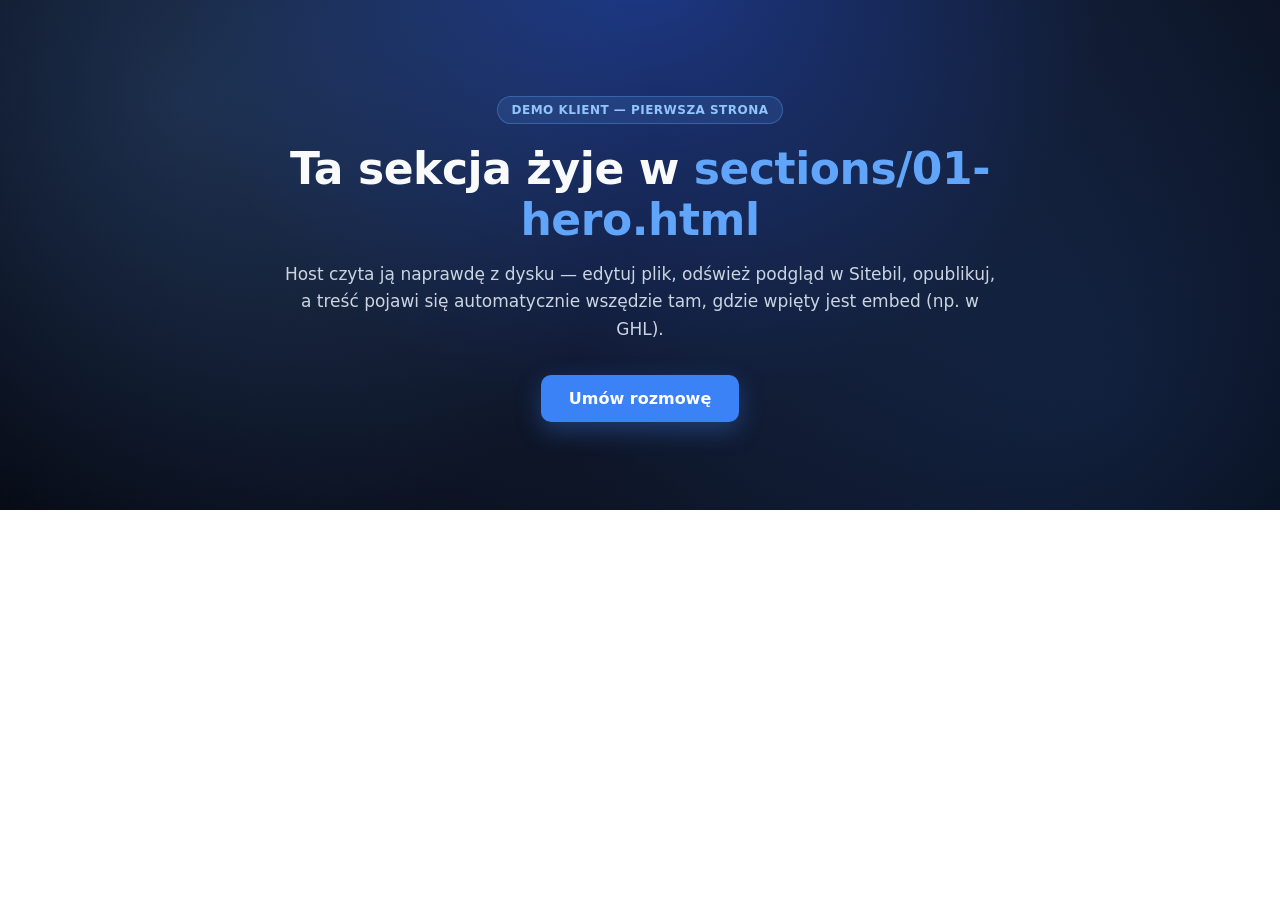
<file: demo-klient/pierwsza-strona/above-fold.html>
<!doctype html>
<html lang="pl">
<head>
<meta charset="utf-8">
<meta name="viewport" content="width=device-width, initial-scale=1">
<title>Pierwsza strona (demo)</title>
<style>*{box-sizing:border-box}body{margin:0}</style>
</head>
<body>
<section style="position:relative;overflow:hidden;padding:96px 24px 88px;text-align:center;background:radial-gradient(circle at 50% -10%, #1e3a8a 0%, #0f172a 55%, #060a14 100%);color:#f8fafc;font-family:Inter,system-ui,sans-serif;">
  <div style="position:absolute;inset:0;background:radial-gradient(circle at 15% 20%, rgba(96,165,250,0.18), transparent 40%), radial-gradient(circle at 85% 75%, rgba(59,130,246,0.14), transparent 45%);pointer-events:none;"></div>
  <div style="position:relative;max-width:720px;margin:0 auto;">
    <span style="display:inline-block;padding:6px 14px;border-radius:999px;background:rgba(96,165,250,0.14);border:1px solid rgba(96,165,250,0.35);color:#93c5fd;font-size:12px;font-weight:700;letter-spacing:0.04em;text-transform:uppercase;margin-bottom:20px;">Demo klient — pierwsza strona</span>
    <h1 style="font-size:44px;line-height:1.15;margin:0 0 16px;font-weight:800;letter-spacing:-0.01em;">Ta sekcja żyje w <span style="color:#60a5fa;">sections/01-hero.html</span></h1>
    <p style="font-size:17px;line-height:1.6;color:#cbd5e1;margin:0 0 32px;">Host czyta ją naprawdę z dysku — edytuj plik, odśwież podgląd w Sitebil, opublikuj, a treść pojawi się automatycznie wszędzie tam, gdzie wpięty jest embed (np. w GHL).</p>
    <a href="#" style="display:inline-block;padding:14px 28px;border-radius:10px;background:#3b82f6;color:#fff;font-weight:700;text-decoration:none;box-shadow:0 8px 24px rgba(59,130,246,0.35);">Umów rozmowę</a>
  </div>
</section>

</body>
</html>
</file>
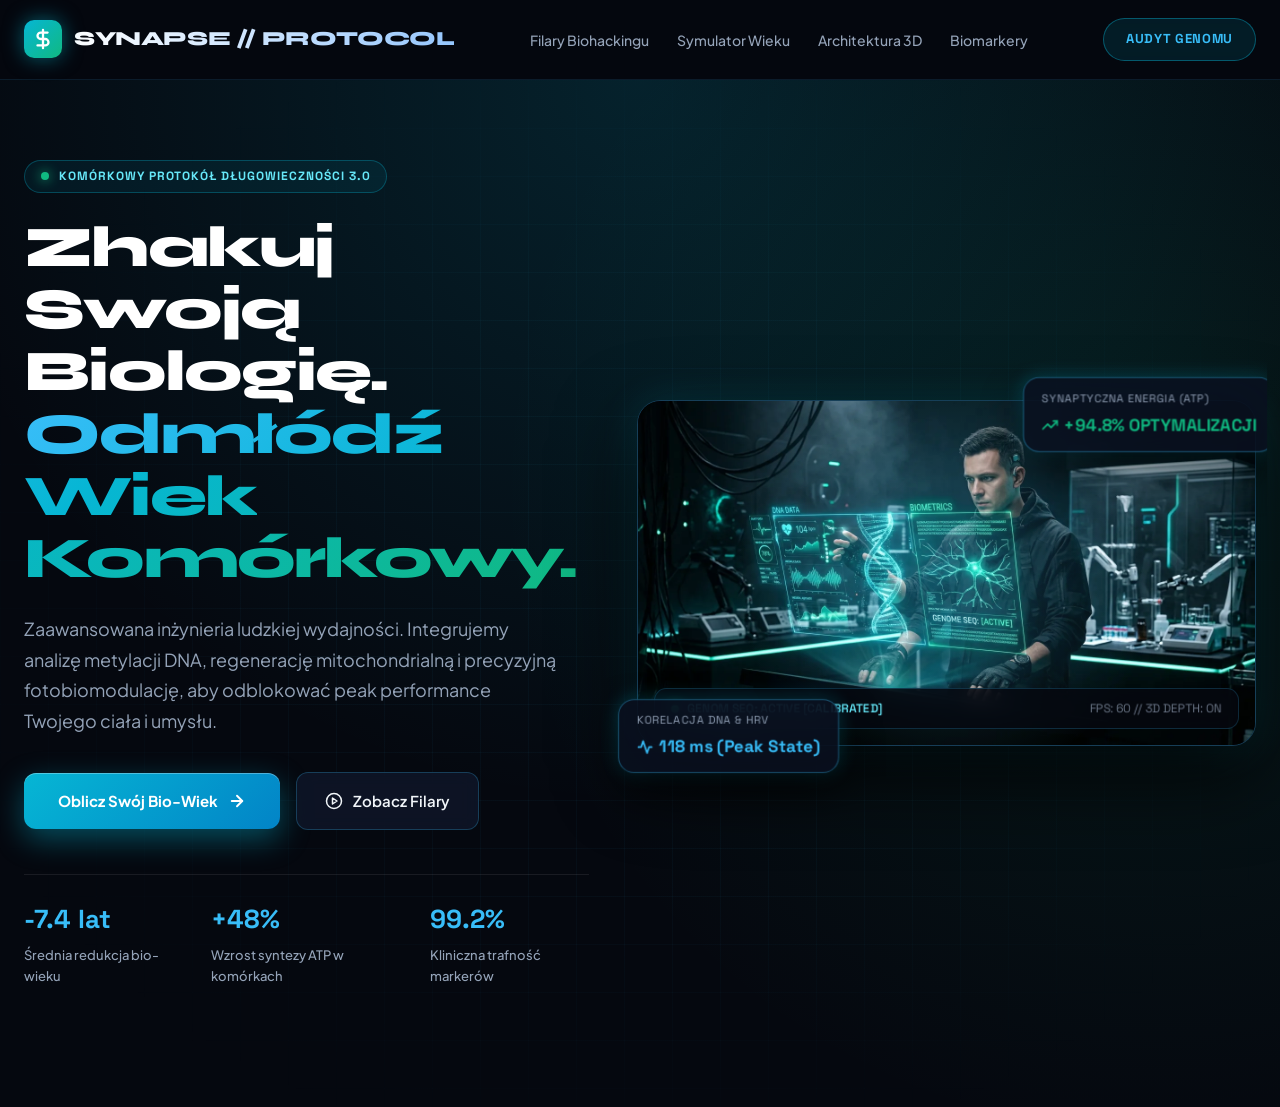
<file: testy-moje/1/above-fold.html>
<!doctype html>
<html lang="pl">
<head>
<meta charset="utf-8">
<meta name="viewport" content="width=device-width, initial-scale=1">
<title>1</title>
<style>*{box-sizing:border-box}body{margin:0}</style>
</head>
<body>
<link rel="preconnect" href="https://fonts.googleapis.com">
<link rel="preconnect" href="https://fonts.gstatic.com" crossorigin>
<link href="https://fonts.googleapis.com/css2?family=Plus+Jakarta+Sans:wght@300;400;500;600;700;800&family=Space+Grotesk:wght@500;600;700&family=Syne:wght@700;800&display=swap" rel="stylesheet">

<style>
  :root {
    --bio-bg: #05080f;
    --bio-bg-card: rgba(13, 20, 36, 0.7);
    --bio-border: rgba(56, 189, 248, 0.18);
    --bio-border-hover: rgba(56, 189, 248, 0.5);
    --bio-cyan: #06b6d4;
    --bio-emerald: #10b981;
    --bio-neon-blue: #38bdf8;
    --bio-text: #f1f5f9;
    --bio-muted: #94a3b8;
    --bio-glow-cyan: 0 0 35px rgba(6, 182, 212, 0.35);
    --bio-glow-emerald: 0 0 35px rgba(16, 185, 129, 0.35);
    --bio-font-sans: 'Plus Jakarta Sans', system-ui, -apple-system, sans-serif;
    --bio-font-heading: 'Syne', sans-serif;
    --bio-font-mono: 'Space Grotesk', monospace, sans-serif;
  }

  body {
    background-color: var(--bio-bg);
    color: var(--bio-text);
    font-family: var(--bio-font-sans);
    overflow-x: hidden;
    line-height: 1.6;
    -webkit-font-smoothing: antialiased;
  }

  .bio-nav {
    position: sticky;
    top: 0;
    z-index: 100;
    backdrop-filter: blur(16px);
    -webkit-backdrop-filter: blur(16px);
    background: rgba(5, 8, 15, 0.85);
    border-bottom: 1px solid rgba(56, 189, 248, 0.12);
    padding: 18px 24px;
  }
  .bio-nav-inner {
    max-width: 1280px;
    margin: 0 auto;
    display: flex;
    align-items: center;
    justify-content: space-between;
  }
  .bio-brand {
    display: flex;
    align-items: center;
    gap: 12px;
    text-decoration: none;
    color: #fff;
  }
  .bio-logo-icon {
    width: 38px;
    height: 38px;
    border-radius: 10px;
    background: linear-gradient(135deg, #06b6d4, #10b981);
    display: flex;
    align-items: center;
    justify-content: center;
    box-shadow: 0 0 20px rgba(6, 182, 212, 0.5);
    position: relative;
  }
  .bio-brand-text {
    font-family: var(--bio-font-heading);
    font-size: 20px;
    font-weight: 800;
    letter-spacing: -0.02em;
    background: linear-gradient(120deg, #ffffff, #93c5fd);
    -webkit-background-clip: text;
    -webkit-text-fill-color: transparent;
  }
  .bio-nav-links {
    display: flex;
    align-items: center;
    gap: 28px;
    list-style: none;
    margin: 0;
    padding: 0;
  }
  .bio-nav-link {
    color: var(--bio-muted);
    text-decoration: none;
    font-size: 14px;
    font-weight: 500;
    transition: color 0.2s, text-shadow 0.2s;
  }
  .bio-nav-link:hover {
    color: var(--bio-cyan);
    text-shadow: 0 0 12px rgba(6, 182, 212, 0.6);
  }
  .bio-nav-btn {
    padding: 10px 22px;
    background: rgba(6, 182, 212, 0.12);
    border: 1px solid rgba(6, 182, 212, 0.4);
    border-radius: 999px;
    color: #38bdf8;
    text-decoration: none;
    font-size: 13px;
    font-weight: 700;
    font-family: var(--bio-font-mono);
    letter-spacing: 0.05em;
    transition: all 0.25s cubic-bezier(0.16, 1, 0.3, 1);
  }
  .bio-nav-btn:hover {
    background: #06b6d4;
    color: #05080f;
    box-shadow: 0 0 25px rgba(6, 182, 212, 0.6);
    transform: translateY(-1px);
  }

  /* HERO SECTION */
  .bio-hero-section {
    position: relative;
    padding: 80px 24px 120px;
    overflow: hidden;
    min-height: 90vh;
    display: flex;
    align-items: center;
    background: radial-gradient(circle at 50% 0%, rgba(6, 182, 212, 0.15) 0%, transparent 60%),
                radial-gradient(circle at 90% 40%, rgba(16, 185, 129, 0.1) 0%, transparent 50%),
                #05080f;
  }

  .bio-hero-bg-grid {
    position: absolute;
    inset: 0;
    background-image: 
      linear-gradient(rgba(56, 189, 248, 0.04) 1px, transparent 1px),
      linear-gradient(90deg, rgba(56, 189, 248, 0.04) 1px, transparent 1px);
    background-size: 48px 48px;
    pointer-events: none;
    mask-image: radial-gradient(ellipse at center, black 40%, transparent 80%);
    -webkit-mask-image: radial-gradient(ellipse at center, black 40%, transparent 80%);
  }

  .bio-hero-container {
    max-width: 1280px;
    margin: 0 auto;
    display: grid;
    grid-template-columns: 1.05fr 1.15fr;
    gap: 48px;
    align-items: center;
    position: relative;
    z-index: 2;
    width: 100%;
  }

  .bio-badge-row {
    display: inline-flex;
    align-items: center;
    gap: 10px;
    padding: 6px 16px;
    border-radius: 999px;
    background: rgba(6, 182, 212, 0.08);
    border: 1px solid rgba(6, 182, 212, 0.3);
    color: #67e8f9;
    font-size: 12px;
    font-family: var(--bio-font-mono);
    font-weight: 700;
    letter-spacing: 0.08em;
    text-transform: uppercase;
    margin-bottom: 24px;
  }
  .bio-pulse-dot {
    width: 8px;
    height: 8px;
    border-radius: 50%;
    background: #10b981;
    box-shadow: 0 0 12px #10b981;
    animation: bioPulse 2s infinite ease-in-out;
  }
  @keyframes bioPulse {
    0%, 100% { transform: scale(1); opacity: 1; }
    50% { transform: scale(1.4); opacity: 0.6; }
  }

  .bio-hero-title {
    font-family: var(--bio-font-heading);
    font-size: clamp(38px, 4.5vw, 62px);
    line-height: 1.08;
    font-weight: 800;
    letter-spacing: -0.03em;
    margin: 0 0 24px;
    color: #ffffff;
  }
  .bio-gradient-text {
    background: linear-gradient(135deg, #38bdf8 0%, #06b6d4 40%, #10b981 100%);
    -webkit-background-clip: text;
    -webkit-text-fill-color: transparent;
  }

  .bio-hero-desc {
    font-size: 18px;
    line-height: 1.7;
    color: #94a3b8;
    margin: 0 0 36px;
    max-width: 540px;
  }

  .bio-hero-actions {
    display: flex;
    flex-wrap: wrap;
    gap: 16px;
    align-items: center;
    margin-bottom: 44px;
  }

  .bio-btn-primary {
    display: inline-flex;
    align-items: center;
    gap: 10px;
    padding: 16px 34px;
    border-radius: 12px;
    background: linear-gradient(135deg, #06b6d4, #0284c7);
    color: #ffffff;
    font-weight: 700;
    font-size: 15px;
    text-decoration: none;
    box-shadow: 0 10px 30px rgba(6, 182, 212, 0.4), inset 0 1px 0 rgba(255, 255, 255, 0.3);
    transition: all 0.3s cubic-bezier(0.16, 1, 0.3, 1);
    position: relative;
    overflow: hidden;
  }
  .bio-btn-primary:hover {
    transform: translateY(-3px) scale(1.02);
    box-shadow: 0 16px 40px rgba(6, 182, 212, 0.6);
  }

  .bio-btn-secondary {
    display: inline-flex;
    align-items: center;
    gap: 10px;
    padding: 16px 28px;
    border-radius: 12px;
    background: rgba(15, 23, 42, 0.8);
    border: 1px solid rgba(56, 189, 248, 0.25);
    color: #f1f5f9;
    font-weight: 600;
    font-size: 15px;
    text-decoration: none;
    backdrop-filter: blur(10px);
    transition: all 0.3s ease;
  }
  .bio-btn-secondary:hover {
    background: rgba(30, 41, 59, 0.9);
    border-color: var(--bio-cyan);
    color: #38bdf8;
    transform: translateY(-2px);
  }

  /* Telemetry mini-row */
  .bio-hero-metrics {
    display: flex;
    gap: 32px;
    padding-top: 24px;
    border-top: 1px solid rgba(255, 255, 255, 0.08);
  }
  .bio-metric-item h4 {
    margin: 0;
    font-family: var(--bio-font-mono);
    font-size: 26px;
    font-weight: 700;
    color: #38bdf8;
  }
  .bio-metric-item p {
    margin: 4px 0 0;
    font-size: 13px;
    color: var(--bio-muted);
    font-weight: 500;
  }

  /* 3D PARALLAX CARD WRAPPER */
  .bio-3d-stage {
    perspective: 1200px;
    position: relative;
    width: 100%;
    display: flex;
    justify-content: center;
  }

  .bio-3d-card {
    position: relative;
    width: 100%;
    max-width: 620px;
    border-radius: 24px;
    background: rgba(13, 20, 36, 0.85);
    border: 1px solid rgba(56, 189, 248, 0.25);
    box-shadow: 0 30px 80px rgba(0, 0, 0, 0.8), 0 0 40px rgba(6, 182, 212, 0.2);
    transform-style: preserve-3d;
    transition: transform 0.15s ease-out, box-shadow 0.3s ease;
    cursor: grab;
    overflow: visible;
  }

  .bio-3d-image-wrap {
    position: relative;
    border-radius: 22px;
    overflow: hidden;
    line-height: 0;
    background: #000;
  }

  .bio-3d-image-wrap img {
    width: 100%;
    height: auto;
    display: block;
    object-fit: cover;
    transition: transform 0.5s ease;
  }

  /* Dynamic holographic reflection overlay */
  .bio-glare {
    position: absolute;
    inset: 0;
    background: radial-gradient(circle at var(--mouse-x, 50%) var(--mouse-y, 50%), rgba(56, 189, 248, 0.35) 0%, transparent 60%);
    pointer-events: none;
    mix-blend-mode: screen;
    border-radius: 22px;
    z-index: 5;
    opacity: 0.85;
    transition: opacity 0.3s ease;
  }

  /* Floating 3D HUD Badges */
  .bio-float-badge {
    position: absolute;
    z-index: 10;
    padding: 12px 18px;
    background: rgba(10, 17, 32, 0.85);
    backdrop-filter: blur(16px);
    -webkit-backdrop-filter: blur(16px);
    border: 1px solid rgba(56, 189, 248, 0.4);
    border-radius: 16px;
    box-shadow: 0 20px 40px rgba(0, 0, 0, 0.6), 0 0 20px rgba(6, 182, 212, 0.3);
    transform-style: preserve-3d;
    pointer-events: none;
    transition: transform 0.2s cubic-bezier(0.16, 1, 0.3, 1);
  }

  .bio-badge-top-right {
    top: -24px;
    right: -20px;
    transform: translateZ(50px);
    animation: floatHud1 4s infinite ease-in-out;
  }

  .bio-badge-bottom-left {
    bottom: -28px;
    left: -20px;
    transform: translateZ(60px);
    animation: floatHud2 4.5s infinite ease-in-out;
  }

  @keyframes floatHud1 {
    0%, 100% { transform: translateZ(50px) translateY(0); }
    50% { transform: translateZ(50px) translateY(-8px); }
  }
  @keyframes floatHud2 {
    0%, 100% { transform: translateZ(60px) translateY(0); }
    50% { transform: translateZ(60px) translateY(8px); }
  }

  .bio-badge-label {
    font-size: 11px;
    font-family: var(--bio-font-mono);
    text-transform: uppercase;
    letter-spacing: 0.06em;
    color: var(--bio-muted);
    margin-bottom: 4px;
  }
  .bio-badge-val {
    font-size: 17px;
    font-weight: 700;
    font-family: var(--bio-font-mono);
    color: #10b981;
    display: flex;
    align-items: center;
    gap: 6px;
  }
  .bio-badge-val.cyan {
    color: #38bdf8;
  }

  /* Scanline subtle HUD bar */
  .bio-hud-scanline {
    position: absolute;
    bottom: 16px;
    left: 16px;
    right: 16px;
    padding: 10px 16px;
    background: rgba(5, 8, 15, 0.8);
    backdrop-filter: blur(10px);
    border-radius: 12px;
    border: 1px solid rgba(56, 189, 248, 0.2);
    display: flex;
    justify-content: space-between;
    align-items: center;
    font-family: var(--bio-font-mono);
    font-size: 12px;
    color: #94a3b8;
    z-index: 6;
    transform: translateZ(30px);
  }
  .bio-status-active {
    display: flex;
    align-items: center;
    gap: 8px;
    color: #67e8f9;
    font-weight: 600;
  }

  @media (max-width: 960px) {
    .bio-hero-container {
      grid-template-columns: 1fr;
      text-align: center;
      gap: 56px;
    }
    .bio-hero-desc {
      margin-left: auto;
      margin-right: auto;
    }
    .bio-hero-actions {
      justify-content: center;
    }
    .bio-hero-metrics {
      justify-content: center;
    }
    .bio-badge-top-right {
      right: 0px;
      top: -16px;
    }
    .bio-badge-bottom-left {
      left: 0px;
      bottom: -16px;
    }
    .bio-nav-links {
      display: none;
    }
  }
</style>

<nav class="bio-nav">
  <div class="bio-nav-inner">
    <a href="#hero" class="bio-brand">
      <div class="bio-logo-icon">
        <svg width="22" height="22" viewBox="0 0 24 24" fill="none" stroke="#ffffff" stroke-width="2.5" stroke-linecap="round" stroke-linejoin="round">
          <path d="M12 2v20M17 5H9.5a3.5 3.5 0 0 0 0 7h5a3.5 3.5 0 0 1 0 7H6"></path>
        </svg>
      </div>
      <span class="bio-brand-text">SYNAPSE // PROTOCOL</span>
    </a>
    <ul class="bio-nav-links">
      <li><a href="#filary" class="bio-nav-link">Filary Biohackingu</a></li>
      <li><a href="#symulator" class="bio-nav-link">Symulator Wieku</a></li>
      <li><a href="#technologia" class="bio-nav-link">Architektura 3D</a></li>
      <li><a href="#wyniki" class="bio-nav-link">Biomarkery</a></li>
    </ul>
    <a href="#kontakt" class="bio-nav-btn">AUDYT GENOMU</a>
  </div>
</nav>

<section id="hero" class="bio-hero-section">
  <div class="bio-hero-bg-grid"></div>

  <div class="bio-hero-container">
    <!-- Left Column: Copy & Value Proposition -->
    <div class="bio-hero-content">
      <div class="bio-badge-row">
        <span class="bio-pulse-dot"></span>
        <span>KOMÓRKOWY PROTOKÓŁ DŁUGOWIECZNOŚCI 3.0</span>
      </div>

      <h1 class="bio-hero-title">
        Zhakuj Swoją Biologię. <br>
        <span class="bio-gradient-text">Odmłódź Wiek Komórkowy.</span>
      </h1>

      <p class="bio-hero-desc">
        Zaawansowana inżynieria ludzkiej wydajności. Integrujemy analizę metylacji DNA, regenerację mitochondrialną i precyzyjną fotobiomodulację, aby odblokować peak performance Twojego ciała i umysłu.
      </p>

      <div class="bio-hero-actions">
        <a href="#symulator" class="bio-btn-primary">
          <span>Oblicz Swój Bio-Wiek</span>
          <svg width="18" height="18" viewBox="0 0 24 24" fill="none" stroke="currentColor" stroke-width="2.5" stroke-linecap="round" stroke-linejoin="round">
            <line x1="5" y1="12" x2="19" y2="12"></line>
            <polyline points="12 5 19 12 12 19"></polyline>
          </svg>
        </a>
        <a href="#filary" class="bio-btn-secondary">
          <svg width="18" height="18" viewBox="0 0 24 24" fill="none" stroke="currentColor" stroke-width="2" stroke-linecap="round" stroke-linejoin="round">
            <circle cx="12" cy="12" r="10"></circle>
            <polygon points="10 8 16 12 10 16 10 8"></polygon>
          </svg>
          <span>Zobacz Filary</span>
        </a>
      </div>

      <div class="bio-hero-metrics">
        <div class="bio-metric-item">
          <h4>-7.4 lat</h4>
          <p>Średnia redukcja bio-wieku</p>
        </div>
        <div class="bio-metric-item">
          <h4>+48%</h4>
          <p>Wzrost syntezy ATP w komórkach</p>
        </div>
        <div class="bio-metric-item">
          <h4>99.2%</h4>
          <p>Kliniczna trafność markerów</p>
        </div>
      </div>
    </div>

    <!-- Right Column: Interactive 3D Parallax Tilt Card -->
    <div class="bio-3d-stage">
      <div class="bio-3d-card" id="heroCard3D">
        <div class="bio-glare" id="heroGlare"></div>
        
        <div class="bio-3d-image-wrap">
          <img src="assets/hero-biometria.webp" alt="Biohacker analizujący dane biometryczne w laboratorium" width="1376" height="768" loading="eager">
        </div>

        <!-- Top Right Floating 3D Badge -->
        <div class="bio-float-badge bio-badge-top-right">
          <div class="bio-badge-label">SYNAPTYCZNA ENERGIA (ATP)</div>
          <div class="bio-badge-val">
            <svg width="16" height="16" viewBox="0 0 24 24" fill="none" stroke="#10b981" stroke-width="2.5" stroke-linecap="round" stroke-linejoin="round">
              <polyline points="23 6 13.5 15.5 8.5 10.5 1 18"></polyline>
              <polyline points="17 6 23 6 23 12"></polyline>
            </svg>
            +94.8% OPTYMALIZACJI
          </div>
        </div>

        <!-- Bottom Left Floating 3D Badge -->
        <div class="bio-float-badge bio-badge-bottom-left">
          <div class="bio-badge-label">KORELACJA DNA & HRV</div>
          <div class="bio-badge-val cyan">
            <svg width="16" height="16" viewBox="0 0 24 24" fill="none" stroke="#38bdf8" stroke-width="2.5" stroke-linecap="round" stroke-linejoin="round">
              <path d="M22 12h-4l-3 9L9 3l-3 9H2"></path>
            </svg>
            118 ms (Peak State)
          </div>
        </div>

        <!-- Bottom HUD telemetry scanline -->
        <div class="bio-hud-scanline">
          <div class="bio-status-active">
            <span class="bio-pulse-dot"></span>
            <span>GENOM SEQ: ACTIVE [CALIBRATED]</span>
          </div>
          <span style="opacity: 0.7;">FPS: 60 // 3D DEPTH: ON</span>
        </div>
      </div>
    </div>
  </div>
</section>

<script>
  (function() {
    const card = document.getElementById('heroCard3D');
    const glare = document.getElementById('heroGlare');
    if (!card) return;

    let bounds;
    function updateBounds() {
      bounds = card.getBoundingClientRect();
    }
    updateBounds();
    window.addEventListener('resize', updateBounds);
    window.addEventListener('scroll', updateBounds, { passive: true });

    function handleMouseMove(e) {
      if (!bounds) updateBounds();
      const mouseX = e.clientX;
      const mouseY = e.clientY;
      const leftX = mouseX - bounds.x;
      const topY = mouseY - bounds.y;
      
      const center = {
        x: leftX - bounds.width / 2,
        y: topY - bounds.height / 2
      };
      
      const distance = Math.sqrt(center.x ** 2 + center.y ** 2);
      
      // Calculate rotation angles (max 18deg for dynamic 3D feel)
      const rotateX = (-center.y / (bounds.height / 2)) * 14;
      const rotateY = (center.x / (bounds.width / 2)) * 14;

      card.style.transform = `perspective(1000px) rotateX(${rotateX.toFixed(2)}deg) rotateY(${rotateY.toFixed(2)}deg) scale3d(1.03, 1.03, 1.03)`;
      
      // Update light glare position
      const glareX = (leftX / bounds.width) * 100;
      const glareY = (topY / bounds.height) * 100;
      card.style.setProperty('--mouse-x', `${glareX}%`);
      card.style.setProperty('--mouse-y', `${glareY}%`);
    }

    function handleMouseLeave() {
      card.style.transform = 'perspective(1000px) rotateX(0deg) rotateY(0deg) scale3d(1, 1, 1)';
    }

    card.addEventListener('mousemove', handleMouseMove);
    card.addEventListener('mouseleave', handleMouseLeave);
  })();
</script>

</body>
</html>
</file>
